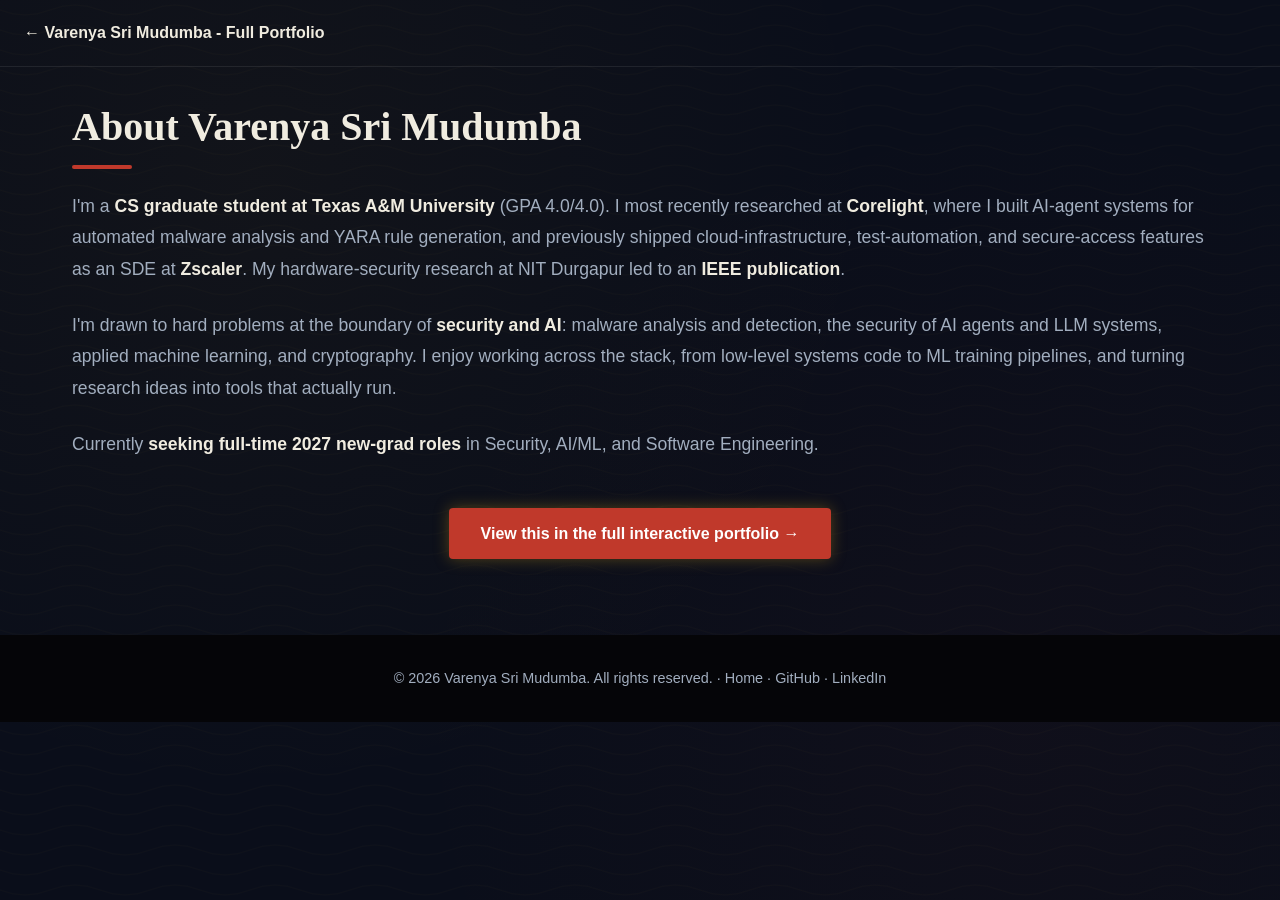
<file: about/index.html>
<!doctype html>
<html lang="en">
	<head>
		<meta charset="UTF-8" />
		<meta name="viewport" content="width=device-width, initial-scale=1.0" />
		<title>About - Varenya Sri Mudumba | CS Graduate Student @ Texas A&M</title>
		<meta name="description" content="About Varenya Sri Mudumba - CS graduate student at Texas A&M University (GPA 4.0/4.0), former Zscaler SDE, working at the boundary of security and systems: post-quantum cryptography, AI threat surfaces, and secure software supply chains." />
		<meta name="keywords" content="Varenya Sri Mudumba, about, Mudumba Sri Varenya, Texas A&M, Zscaler, security engineer, systems, post-quantum cryptography" />
		<meta name="robots" content="index, follow" />
		<link rel="canonical" href="https://varenyasri.com/about/" />
		<meta property="og:title" content="About - Varenya Sri Mudumba" />
		<meta property="og:description" content="CS graduate student at Texas A&M University, former Zscaler SDE. Security, systems, and applied ML." />
		<meta property="og:type" content="website" />
		<meta property="og:url" content="https://varenyasri.com/about/" />
		<meta property="og:image" content="https://varenyasri.com/assets/social_card.png" />
		<link rel="stylesheet" href="/styles.css" />
	</head>
	<body>
		<header style="padding: 1.25rem 1.5rem; border-bottom: 1px solid rgba(255, 255, 255, 0.08)">
			<a href="/" style="text-decoration: none; font-weight: 600">&larr; Varenya Sri Mudumba - Full Portfolio</a>
		</header>
		<main>
			<section class="section">
				<div class="container">
					<h1 class="section-title">About Varenya Sri Mudumba</h1>
					<div class="about-content">
						<p>I'm a <strong>CS graduate student at Texas A&amp;M University</strong> (GPA 4.0/4.0). I most recently researched at <strong>Corelight</strong>, where I built AI-agent systems for automated malware analysis and YARA rule generation, and previously shipped cloud-infrastructure, test-automation, and secure-access features as an SDE at <strong>Zscaler</strong>. My hardware-security research at NIT Durgapur led to an <strong>IEEE publication</strong>.</p>
						<p>I'm drawn to hard problems at the boundary of <strong>security and AI</strong>: malware analysis and detection, the security of AI agents and LLM systems, applied machine learning, and cryptography. I enjoy working across the stack, from low-level systems code to ML training pipelines, and turning research ideas into tools that actually run.</p>
						<p>Currently <strong>seeking full-time 2027 new-grad roles</strong> in Security, AI/ML, and Software Engineering.</p>
					</div>
					<div style="text-align: center; margin: 3rem 0">
						<a class="btn btn-primary" href="/#about">View this in the full interactive portfolio &rarr;</a>
					</div>
				</div>
			</section>
		</main>
		<footer>
			<div class="container">
				<p>&copy; 2026 Varenya Sri Mudumba. All rights reserved. &middot; <a href="/">Home</a> &middot; <a href="https://github.com/srivarenya01" target="_blank" rel="me noopener">GitHub</a> &middot; <a href="https://www.linkedin.com/in/mudumbasrivarenya/" target="_blank" rel="me noopener">LinkedIn</a></p>
			</div>
		</footer>
	</body>
</html>
</file>
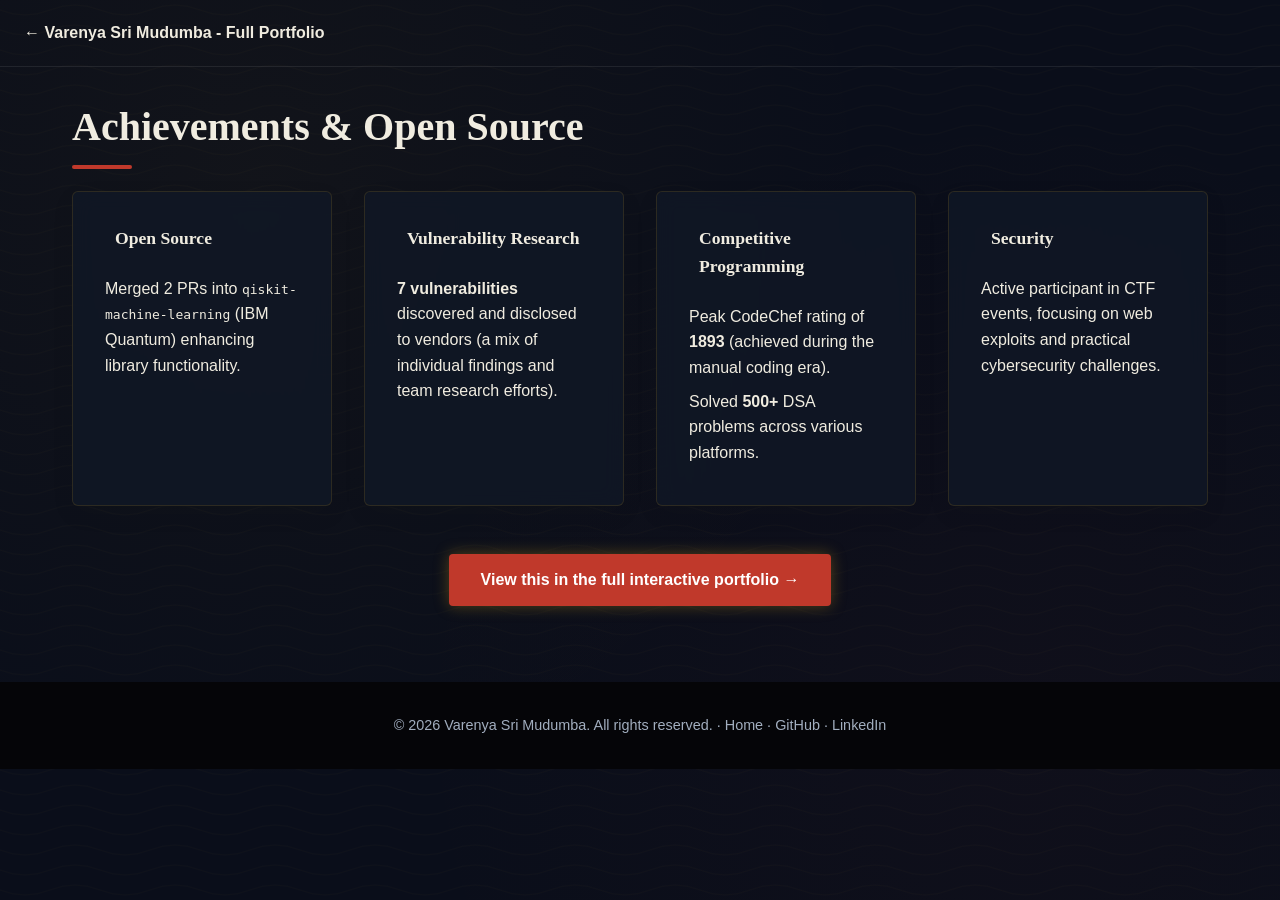
<file: achievements/index.html>
<!doctype html>
<html lang="en">
	<head>
		<meta charset="UTF-8" />
		<meta name="viewport" content="width=device-width, initial-scale=1.0" />
		<title>Achievements &amp; Open Source - Varenya Sri Mudumba</title>
		<meta name="description" content="Achievements of Varenya Sri Mudumba: 7 disclosed vulnerabilities, open-source contributions to IBM's qiskit-machine-learning, peak CodeChef rating 1893 (500+ DSA problems), and active CTF participation." />
		<meta name="keywords" content="Varenya Sri Mudumba achievements, vulnerability research, qiskit-machine-learning, CodeChef 1893, CTF, open source" />
		<meta name="robots" content="index, follow" />
		<link rel="canonical" href="https://varenyasri.com/achievements/" />
		<meta property="og:title" content="Achievements &amp; Open Source - Varenya Sri Mudumba" />
		<meta property="og:description" content="Vulnerability research, open source, competitive programming, and CTF." />
		<meta property="og:type" content="website" />
		<meta property="og:url" content="https://varenyasri.com/achievements/" />
		<meta property="og:image" content="https://varenyasri.com/assets/social_card.png" />
		<link rel="stylesheet" href="/styles.css" />
	</head>
	<body>
		<header style="padding: 1.25rem 1.5rem; border-bottom: 1px solid rgba(255, 255, 255, 0.08)">
			<a href="/" style="text-decoration: none; font-weight: 600">&larr; Varenya Sri Mudumba - Full Portfolio</a>
		</header>
		<main>
			<section class="section">
				<div class="container">
					<h1 class="section-title">Achievements &amp; Open Source</h1>
					<div class="achievements-grid">
						<div class="skill-category">
							<h3><i class="fas fa-code-branch"></i> Open Source</h3>
							<ul><li style="margin-bottom: 0.5rem">Merged 2 PRs into <code>qiskit-machine-learning</code> (IBM Quantum) enhancing library functionality.</li></ul>
						</div>
						<div class="skill-category">
							<h3><i class="fas fa-bug"></i> Vulnerability Research</h3>
							<ul><li style="margin-bottom: 0.5rem"><strong>7 vulnerabilities</strong> discovered and disclosed to vendors (a mix of individual findings and team research efforts).</li></ul>
						</div>
						<div class="skill-category">
							<h3><i class="fas fa-trophy"></i> Competitive Programming</h3>
							<ul><li style="margin-bottom: 0.5rem">Peak CodeChef rating of <strong>1893</strong> (achieved during the manual coding era).</li><li style="margin-bottom: 0.5rem">Solved <strong>500+</strong> DSA problems across various platforms.</li></ul>
						</div>
						<div class="skill-category">
							<h3><i class="fas fa-flag"></i> Security</h3>
							<ul><li style="margin-bottom: 0.5rem">Active participant in CTF events, focusing on web exploits and practical cybersecurity challenges.</li></ul>
						</div>
					</div>
					<div style="text-align: center; margin: 3rem 0">
						<a class="btn btn-primary" href="/#achievements">View this in the full interactive portfolio &rarr;</a>
					</div>
				</div>
			</section>
		</main>
		<footer>
			<div class="container">
				<p>&copy; 2026 Varenya Sri Mudumba. All rights reserved. &middot; <a href="/">Home</a> &middot; <a href="https://github.com/srivarenya01" target="_blank" rel="me noopener">GitHub</a> &middot; <a href="https://www.linkedin.com/in/mudumbasrivarenya/" target="_blank" rel="me noopener">LinkedIn</a></p>
			</div>
		</footer>
	</body>
</html>
</file>
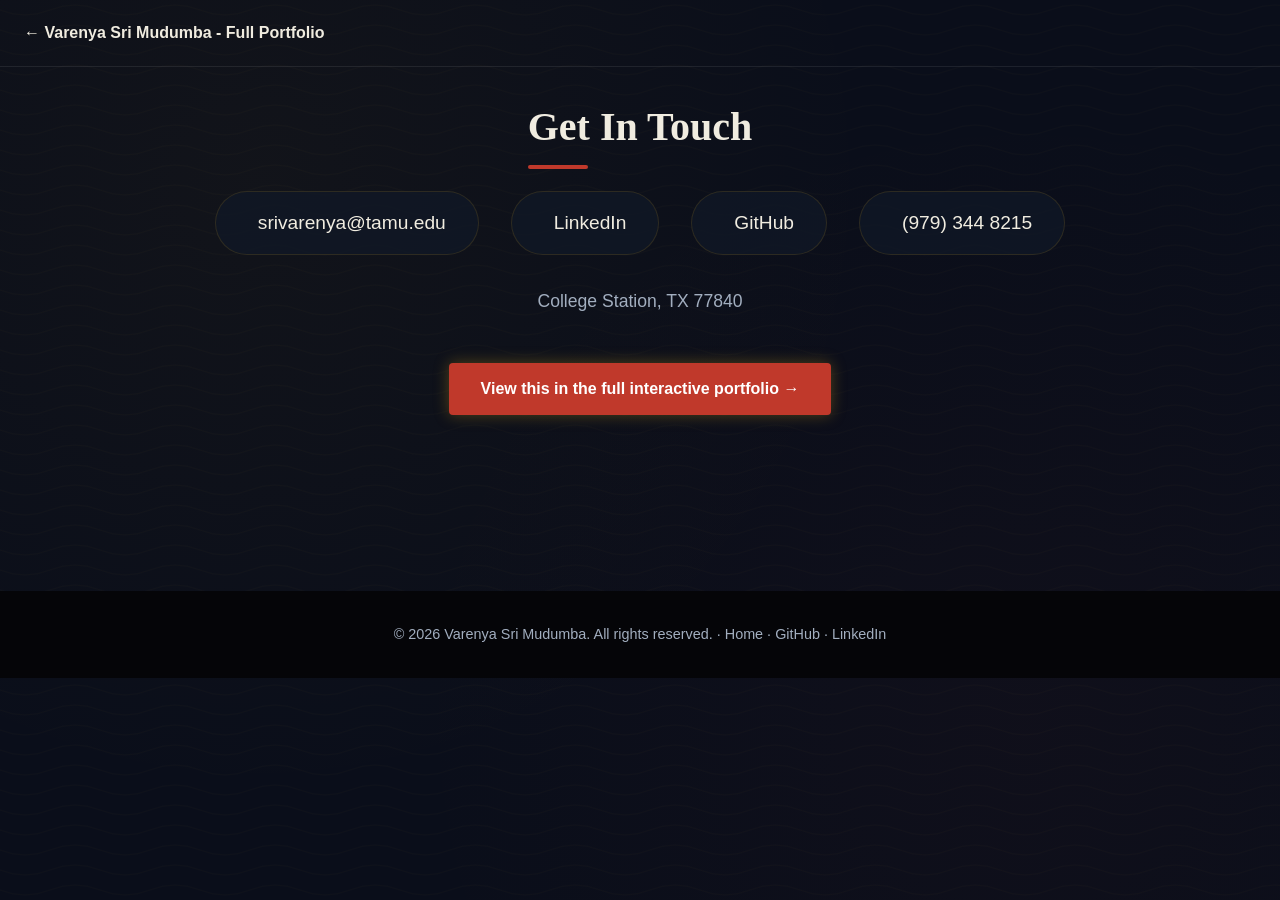
<file: contact/index.html>
<!doctype html>
<html lang="en">
	<head>
		<meta charset="UTF-8" />
		<meta name="viewport" content="width=device-width, initial-scale=1.0" />
		<title>Contact - Varenya Sri Mudumba | Email, LinkedIn, GitHub</title>
		<meta name="description" content="Contact Varenya Sri Mudumba - email srivarenya@tamu.edu, LinkedIn, and GitHub. Based in College Station, TX. Seeking full-time 2027 new-grad roles in Security, AI/ML, and Software Engineering." />
		<meta name="keywords" content="Varenya Sri Mudumba contact, email, LinkedIn, GitHub, College Station TX, 2027 new-grad roles" />
		<meta name="robots" content="index, follow" />
		<link rel="canonical" href="https://varenyasri.com/contact/" />
		<meta property="og:title" content="Contact - Varenya Sri Mudumba" />
		<meta property="og:description" content="Email, LinkedIn, and GitHub. College Station, TX." />
		<meta property="og:type" content="website" />
		<meta property="og:url" content="https://varenyasri.com/contact/" />
		<meta property="og:image" content="https://varenyasri.com/assets/social_card.png" />
		<link rel="stylesheet" href="/styles.css" />
	</head>
	<body>
		<header style="padding: 1.25rem 1.5rem; border-bottom: 1px solid rgba(255, 255, 255, 0.08)">
			<a href="/" style="text-decoration: none; font-weight: 600">&larr; Varenya Sri Mudumba - Full Portfolio</a>
		</header>
		<main>
			<section class="section contact-section">
				<div class="container">
					<h1 class="section-title">Get In Touch</h1>
					<div class="contact-links">
						<a href="mailto:srivarenya@tamu.edu" class="contact-btn"><i class="fas fa-envelope"></i> srivarenya@tamu.edu</a>
						<a href="https://www.linkedin.com/in/mudumbasrivarenya/" target="_blank" rel="noopener" class="contact-btn"><i class="fab fa-linkedin"></i> LinkedIn</a>
						<a href="https://github.com/srivarenya01" target="_blank" rel="noopener" class="contact-btn"><i class="fab fa-github"></i> GitHub</a>
						<a href="tel:+19793448215" class="contact-btn"><i class="fas fa-phone"></i> (979) 344 8215</a>
					</div>
					<p class="location"><i class="fas fa-map-marker-alt"></i> College Station, TX 77840</p>
					<div style="text-align: center; margin: 3rem 0">
						<a class="btn btn-primary" href="/#contact">View this in the full interactive portfolio &rarr;</a>
					</div>
				</div>
			</section>
		</main>
		<footer>
			<div class="container">
				<p>&copy; 2026 Varenya Sri Mudumba. All rights reserved. &middot; <a href="/">Home</a> &middot; <a href="https://github.com/srivarenya01" target="_blank" rel="me noopener">GitHub</a> &middot; <a href="https://www.linkedin.com/in/mudumbasrivarenya/" target="_blank" rel="me noopener">LinkedIn</a></p>
			</div>
		</footer>
	</body>
</html>
</file>
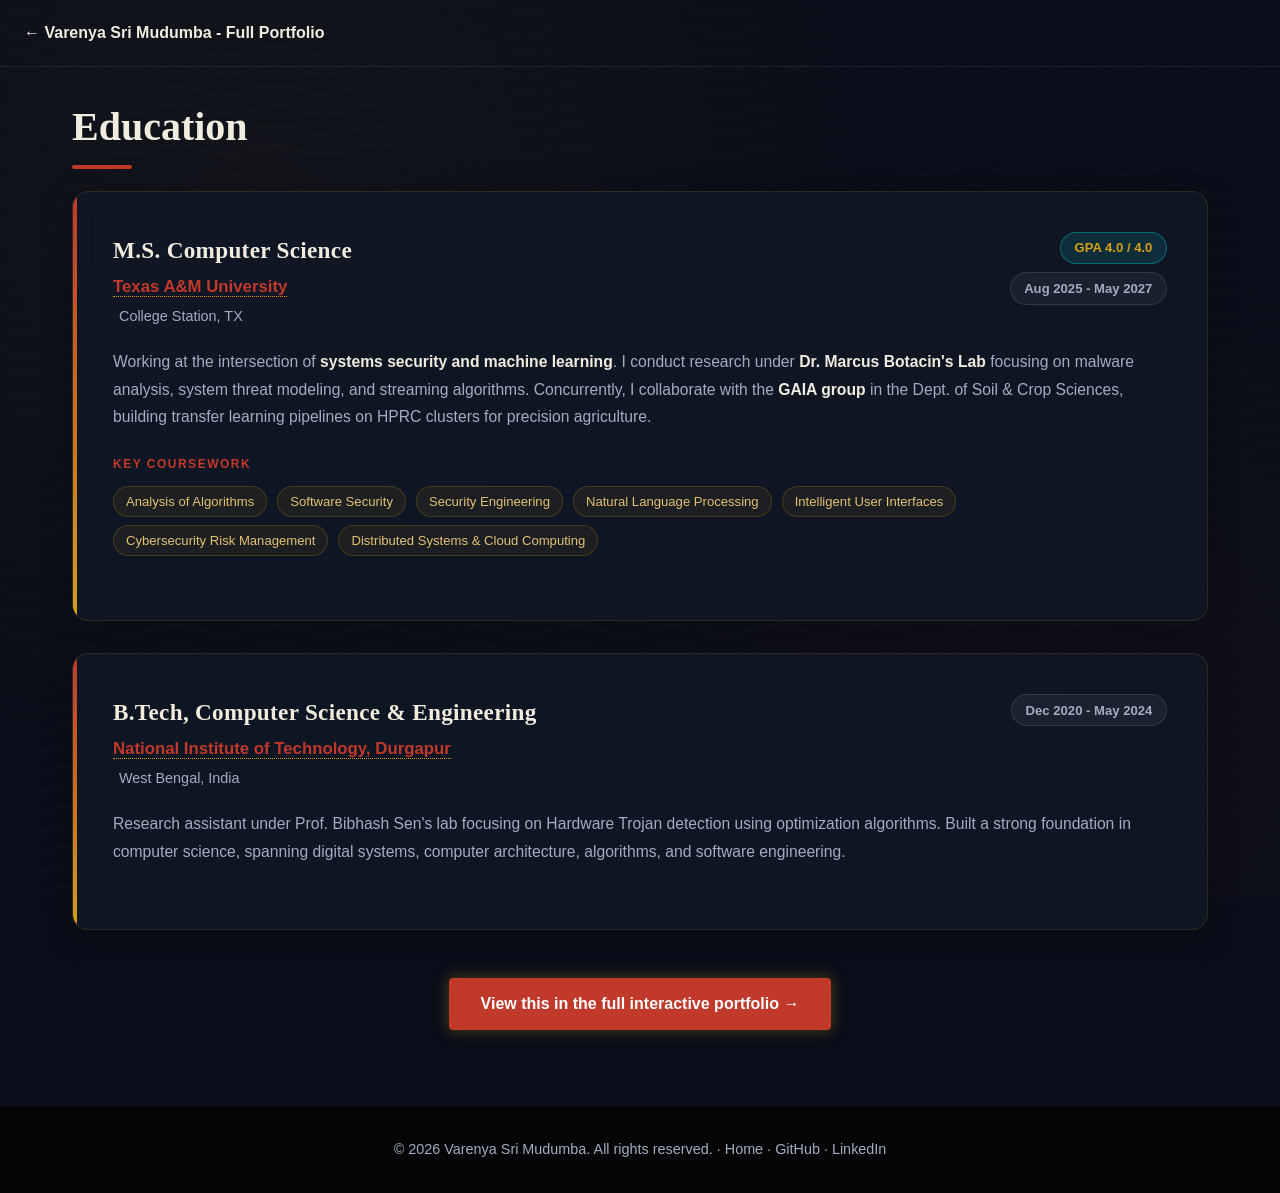
<file: education/index.html>
<!doctype html>
<html lang="en">
	<head>
		<meta charset="UTF-8" />
		<meta name="viewport" content="width=device-width, initial-scale=1.0" />
		<title>Education - Varenya Sri Mudumba | M.S. CS, Texas A&M</title>
		<meta name="description" content="Education of Varenya Sri Mudumba: M.S. in Computer Science at Texas A&M University (GPA 4.0/4.0) and B.Tech in CSE from NIT Durgapur. Research in systems security, malware analysis, and machine learning." />
		<meta name="keywords" content="Varenya Sri Mudumba education, Texas A&M M.S. Computer Science, NIT Durgapur B.Tech CSE, GPA 4.0" />
		<meta name="robots" content="index, follow" />
		<link rel="canonical" href="https://varenyasri.com/education/" />
		<meta property="og:title" content="Education - Varenya Sri Mudumba" />
		<meta property="og:description" content="M.S. CS at Texas A&M (4.0/4.0) and B.Tech CSE at NIT Durgapur." />
		<meta property="og:type" content="website" />
		<meta property="og:url" content="https://varenyasri.com/education/" />
		<meta property="og:image" content="https://varenyasri.com/assets/social_card.png" />
		<link rel="stylesheet" href="/styles.css" />
	</head>
	<body>
		<header style="padding: 1.25rem 1.5rem; border-bottom: 1px solid rgba(255, 255, 255, 0.08)">
			<a href="/" style="text-decoration: none; font-weight: 600">&larr; Varenya Sri Mudumba - Full Portfolio</a>
		</header>
		<main>
			<section class="section">
				<div class="container">
					<h1 class="section-title">Education</h1>
					<div class="edu-cards">
						<div class="edu-card">
							<div class="edu-card-header">
								<div class="edu-card-left">
									<div class="edu-degree">M.S. Computer Science</div>
									<div class="edu-institution"><a href="https://www.tamu.edu" target="_blank" rel="noopener">Texas A&amp;M University</a></div>
									<div class="edu-location"><i class="fas fa-map-marker-alt"></i> College Station, TX</div>
								</div>
								<div class="edu-card-right">
									<div class="edu-badge gpa">GPA 4.0 / 4.0</div>
									<div class="edu-badge dates">Aug 2025 - May 2027</div>
								</div>
							</div>
							<p class="edu-desc">Working at the intersection of <strong>systems security and machine learning</strong>. I conduct research under <strong>Dr. Marcus Botacin's Lab</strong> focusing on malware analysis, system threat modeling, and streaming algorithms. Concurrently, I collaborate with the <strong>GAIA group</strong> in the Dept. of Soil &amp; Crop Sciences, building transfer learning pipelines on HPRC clusters for precision agriculture.</p>
							<div class="edu-section-label">Key Coursework</div>
							<div class="edu-courses">
								<span>Analysis of Algorithms</span>
								<span>Software Security</span>
								<span>Security Engineering</span>
								<span>Natural Language Processing</span>
								<span>Intelligent User Interfaces</span>
								<span>Cybersecurity Risk Management</span>
								<span>Distributed Systems &amp; Cloud Computing</span>
							</div>
						</div>
						<div class="edu-card">
							<div class="edu-card-header">
								<div class="edu-card-left">
									<div class="edu-degree">B.Tech, Computer Science &amp; Engineering</div>
									<div class="edu-institution"><a href="https://nitdgp.ac.in" target="_blank" rel="noopener">National Institute of Technology, Durgapur</a></div>
									<div class="edu-location"><i class="fas fa-map-marker-alt"></i> West Bengal, India</div>
								</div>
								<div class="edu-card-right">
									<div class="edu-badge dates">Dec 2020 - May 2024</div>
								</div>
							</div>
							<p class="edu-desc">Research assistant under Prof. Bibhash Sen's lab focusing on Hardware Trojan detection using optimization algorithms. Built a strong foundation in computer science, spanning digital systems, computer architecture, algorithms, and software engineering.</p>
						</div>
					</div>
					<div style="text-align: center; margin: 3rem 0">
						<a class="btn btn-primary" href="/#education">View this in the full interactive portfolio &rarr;</a>
					</div>
				</div>
			</section>
		</main>
		<footer>
			<div class="container">
				<p>&copy; 2026 Varenya Sri Mudumba. All rights reserved. &middot; <a href="/">Home</a> &middot; <a href="https://github.com/srivarenya01" target="_blank" rel="me noopener">GitHub</a> &middot; <a href="https://www.linkedin.com/in/mudumbasrivarenya/" target="_blank" rel="me noopener">LinkedIn</a></p>
			</div>
		</footer>
	</body>
</html>
</file>
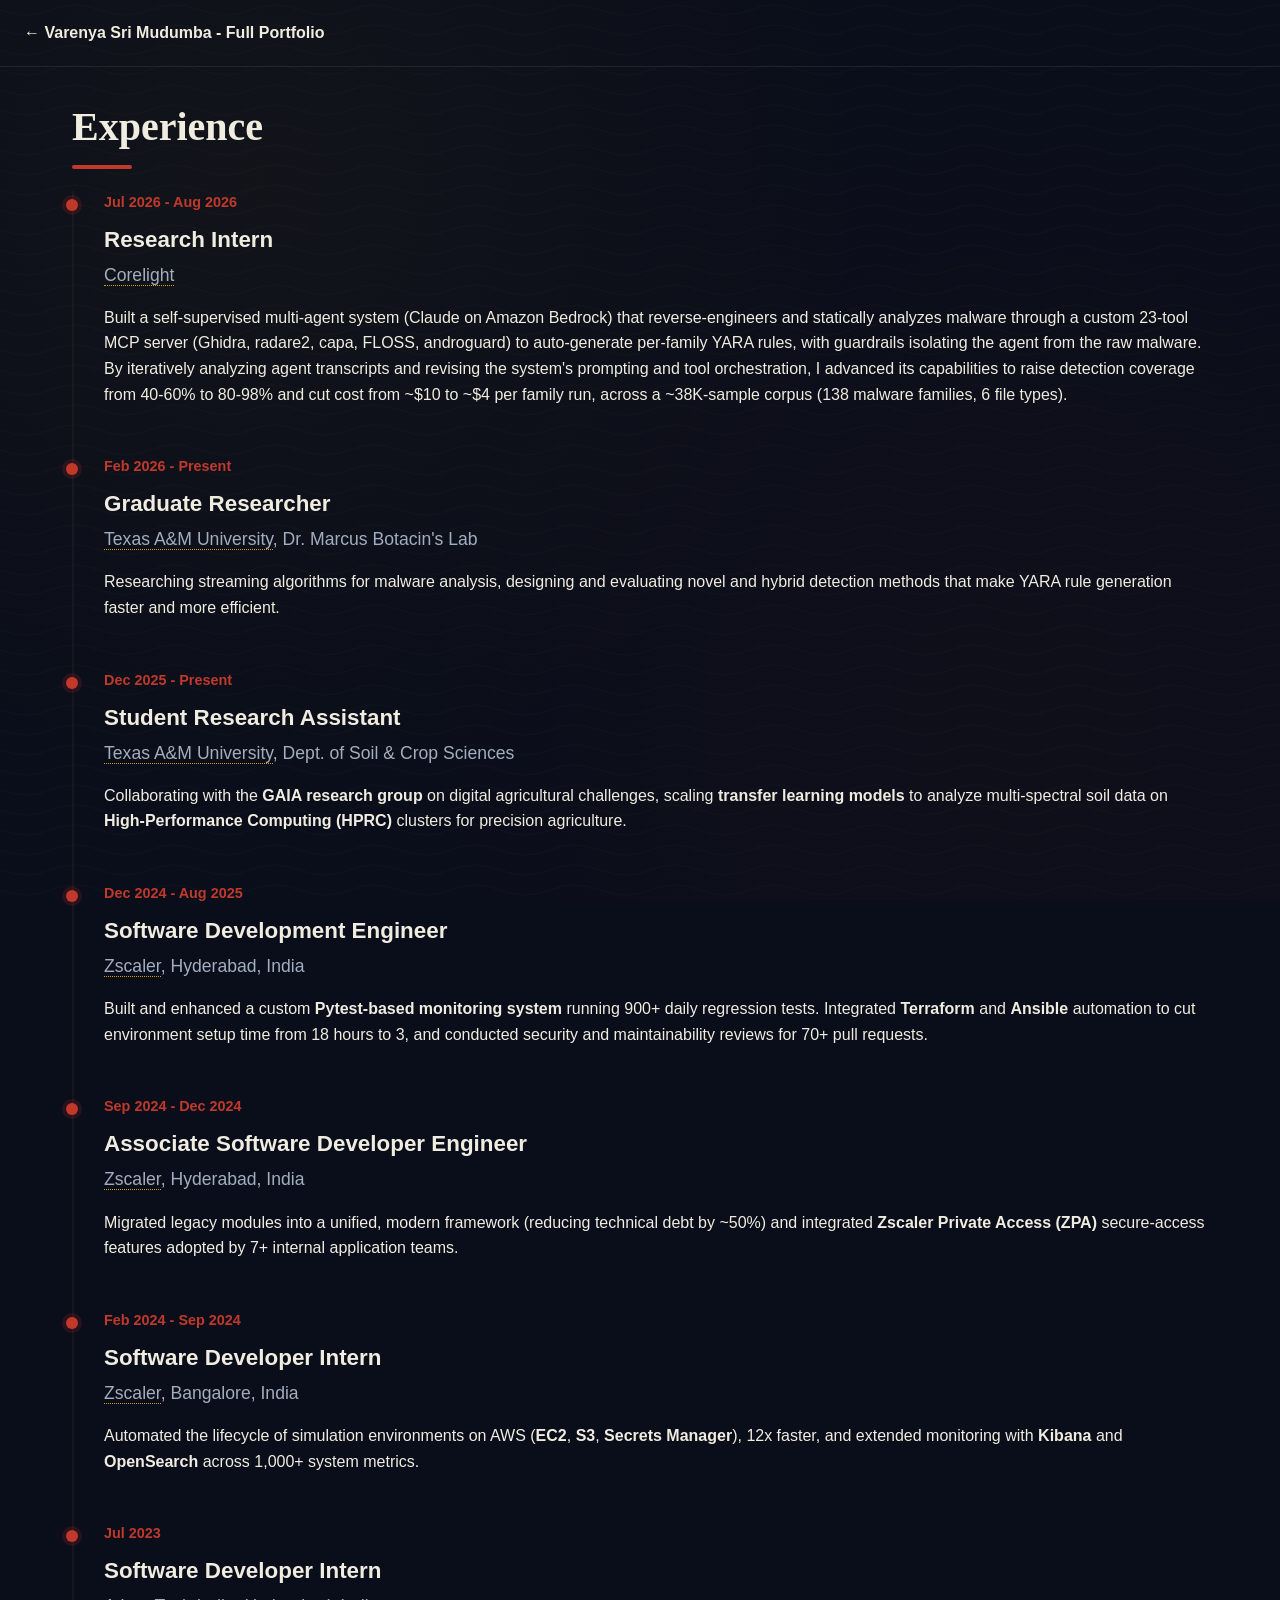
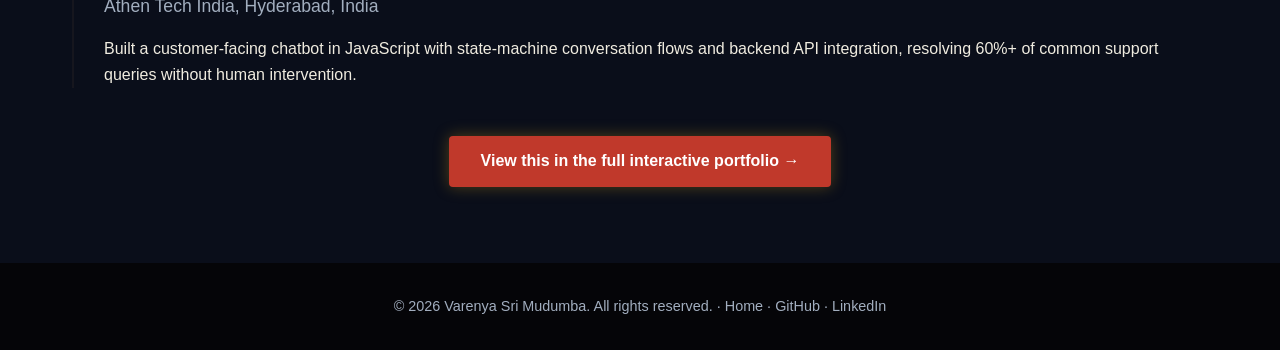
<file: experience/index.html>
<!doctype html>
<html lang="en">
	<head>
		<meta charset="UTF-8" />
		<meta name="viewport" content="width=device-width, initial-scale=1.0" />
		<title>Experience - Varenya Sri Mudumba | Zscaler, Texas A&M Research</title>
		<meta name="description" content="Professional experience of Varenya Sri Mudumba: Research Intern at Corelight (AI-agent malware analysis, YARA generation), Graduate Researcher at Texas A&M (Botacin Lab, GAIA group), and Software Development Engineer at Zscaler." />
		<meta name="keywords" content="Varenya Sri Mudumba experience, Zscaler SDE, Texas A&M graduate researcher, Terraform, Pytest, ZPA, malware analysis" />
		<meta name="robots" content="index, follow" />
		<link rel="canonical" href="https://varenyasri.com/experience/" />
		<meta property="og:title" content="Experience - Varenya Sri Mudumba" />
		<meta property="og:description" content="Graduate Researcher at Texas A&M and Software Development Engineer at Zscaler." />
		<meta property="og:type" content="website" />
		<meta property="og:url" content="https://varenyasri.com/experience/" />
		<meta property="og:image" content="https://varenyasri.com/assets/social_card.png" />
		<link rel="stylesheet" href="/styles.css" />
	</head>
	<body>
		<header style="padding: 1.25rem 1.5rem; border-bottom: 1px solid rgba(255, 255, 255, 0.08)">
			<a href="/" style="text-decoration: none; font-weight: 600">&larr; Varenya Sri Mudumba - Full Portfolio</a>
		</header>
		<main>
			<section class="section">
				<div class="container">
					<h1 class="section-title">Experience</h1>
					<div class="timeline">
						<div class="timeline-item">
							<div class="timeline-date">Jul 2026 - Aug 2026</div>
							<div class="timeline-content">
								<h3>Research Intern</h3>
								<h4><a href="https://corelight.com" target="_blank" rel="noopener">Corelight</a></h4>
								<p>Built a self-supervised multi-agent system (Claude on Amazon Bedrock) that reverse-engineers and statically analyzes malware through a custom 23-tool MCP server (Ghidra, radare2, capa, FLOSS, androguard) to auto-generate per-family YARA rules, with guardrails isolating the agent from the raw malware. By iteratively analyzing agent transcripts and revising the system's prompting and tool orchestration, I advanced its capabilities to raise detection coverage from 40-60% to 80-98% and cut cost from ~$10 to ~$4 per family run, across a ~38K-sample corpus (138 malware families, 6 file types).</p>
							</div>
						</div>
						<div class="timeline-item">
							<div class="timeline-date">Feb 2026 - Present</div>
							<div class="timeline-content">
								<h3>Graduate Researcher</h3>
								<h4><a href="https://www.tamu.edu" target="_blank" rel="noopener">Texas A&amp;M University</a>, Dr. Marcus Botacin's Lab</h4>
								<p>Researching streaming algorithms for malware analysis, designing and evaluating novel and hybrid detection methods that make YARA rule generation faster and more efficient.</p>
							</div>
						</div>
						<div class="timeline-item">
							<div class="timeline-date">Dec 2025 - Present</div>
							<div class="timeline-content">
								<h3>Student Research Assistant</h3>
								<h4><a href="https://www.tamu.edu" target="_blank" rel="noopener">Texas A&amp;M University</a>, Dept. of Soil &amp; Crop Sciences</h4>
								<p>Collaborating with the <strong>GAIA research group</strong> on digital agricultural challenges, scaling <strong>transfer learning models</strong> to analyze multi-spectral soil data on <strong>High-Performance Computing (HPRC)</strong> clusters for precision agriculture.</p>
							</div>
						</div>
						<div class="timeline-item">
							<div class="timeline-date">Dec 2024 - Aug 2025</div>
							<div class="timeline-content">
								<h3>Software Development Engineer</h3>
								<h4><a href="https://www.zscaler.com" target="_blank" rel="noopener">Zscaler</a>, Hyderabad, India</h4>
								<p>Built and enhanced a custom <strong>Pytest-based monitoring system</strong> running 900+ daily regression tests. Integrated <strong>Terraform</strong> and <strong>Ansible</strong> automation to cut environment setup time from 18 hours to 3, and conducted security and maintainability reviews for 70+ pull requests.</p>
							</div>
						</div>
						<div class="timeline-item">
							<div class="timeline-date">Sep 2024 - Dec 2024</div>
							<div class="timeline-content">
								<h3>Associate Software Developer Engineer</h3>
								<h4><a href="https://www.zscaler.com" target="_blank" rel="noopener">Zscaler</a>, Hyderabad, India</h4>
								<p>Migrated legacy modules into a unified, modern framework (reducing technical debt by ~50%) and integrated <strong>Zscaler Private Access (ZPA)</strong> secure-access features adopted by 7+ internal application teams.</p>
							</div>
						</div>
						<div class="timeline-item">
							<div class="timeline-date">Feb 2024 - Sep 2024</div>
							<div class="timeline-content">
								<h3>Software Developer Intern</h3>
								<h4><a href="https://www.zscaler.com" target="_blank" rel="noopener">Zscaler</a>, Bangalore, India</h4>
								<p>Automated the lifecycle of simulation environments on AWS (<strong>EC2</strong>, <strong>S3</strong>, <strong>Secrets Manager</strong>), 12x faster, and extended monitoring with <strong>Kibana</strong> and <strong>OpenSearch</strong> across 1,000+ system metrics.</p>
							</div>
						</div>
						<div class="timeline-item">
							<div class="timeline-date">Jul 2023</div>
							<div class="timeline-content">
								<h3>Software Developer Intern</h3>
								<h4>Athen Tech India, Hyderabad, India</h4>
								<p>Built a customer-facing chatbot in JavaScript with state-machine conversation flows and backend API integration, resolving 60%+ of common support queries without human intervention.</p>
							</div>
						</div>
					</div>
					<div style="text-align: center; margin: 3rem 0">
						<a class="btn btn-primary" href="/#experience">View this in the full interactive portfolio &rarr;</a>
					</div>
				</div>
			</section>
		</main>
		<footer>
			<div class="container">
				<p>&copy; 2026 Varenya Sri Mudumba. All rights reserved. &middot; <a href="/">Home</a> &middot; <a href="https://github.com/srivarenya01" target="_blank" rel="me noopener">GitHub</a> &middot; <a href="https://www.linkedin.com/in/mudumbasrivarenya/" target="_blank" rel="me noopener">LinkedIn</a></p>
			</div>
		</footer>
	</body>
</html>
</file>
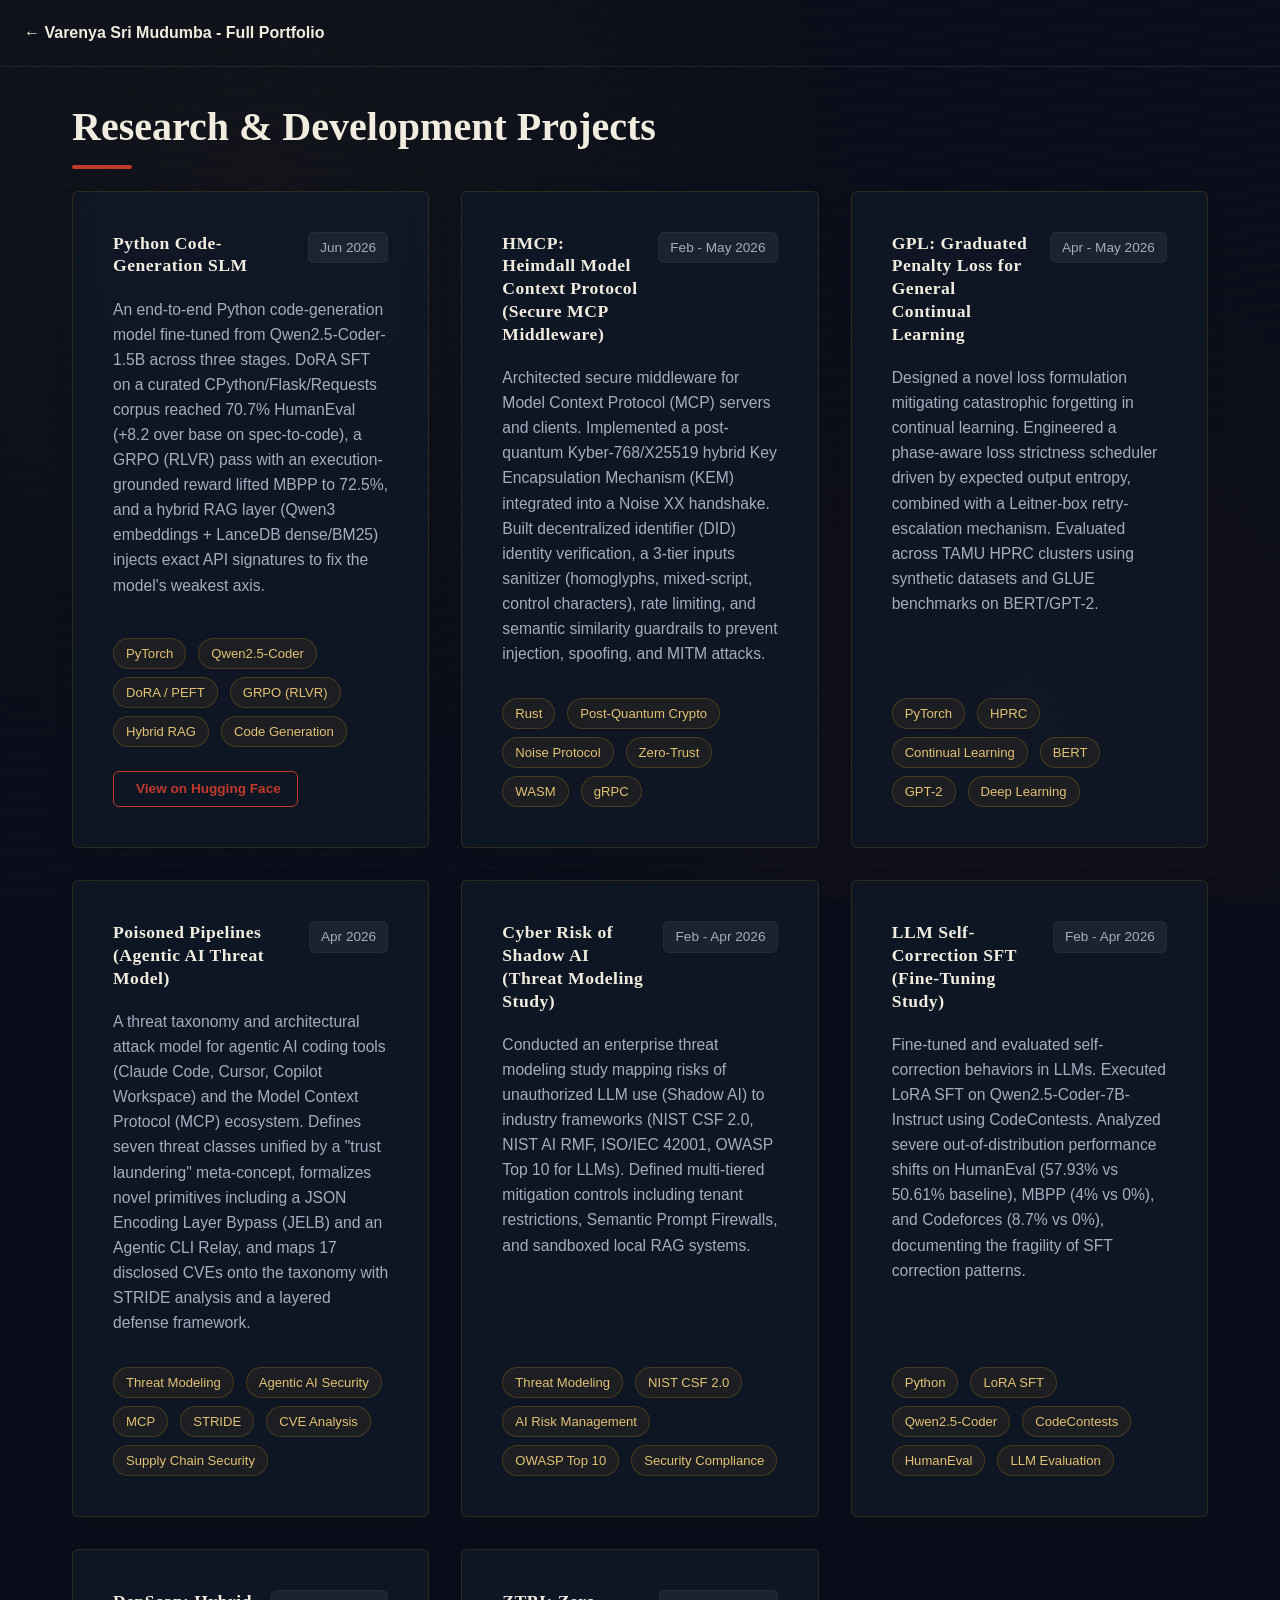
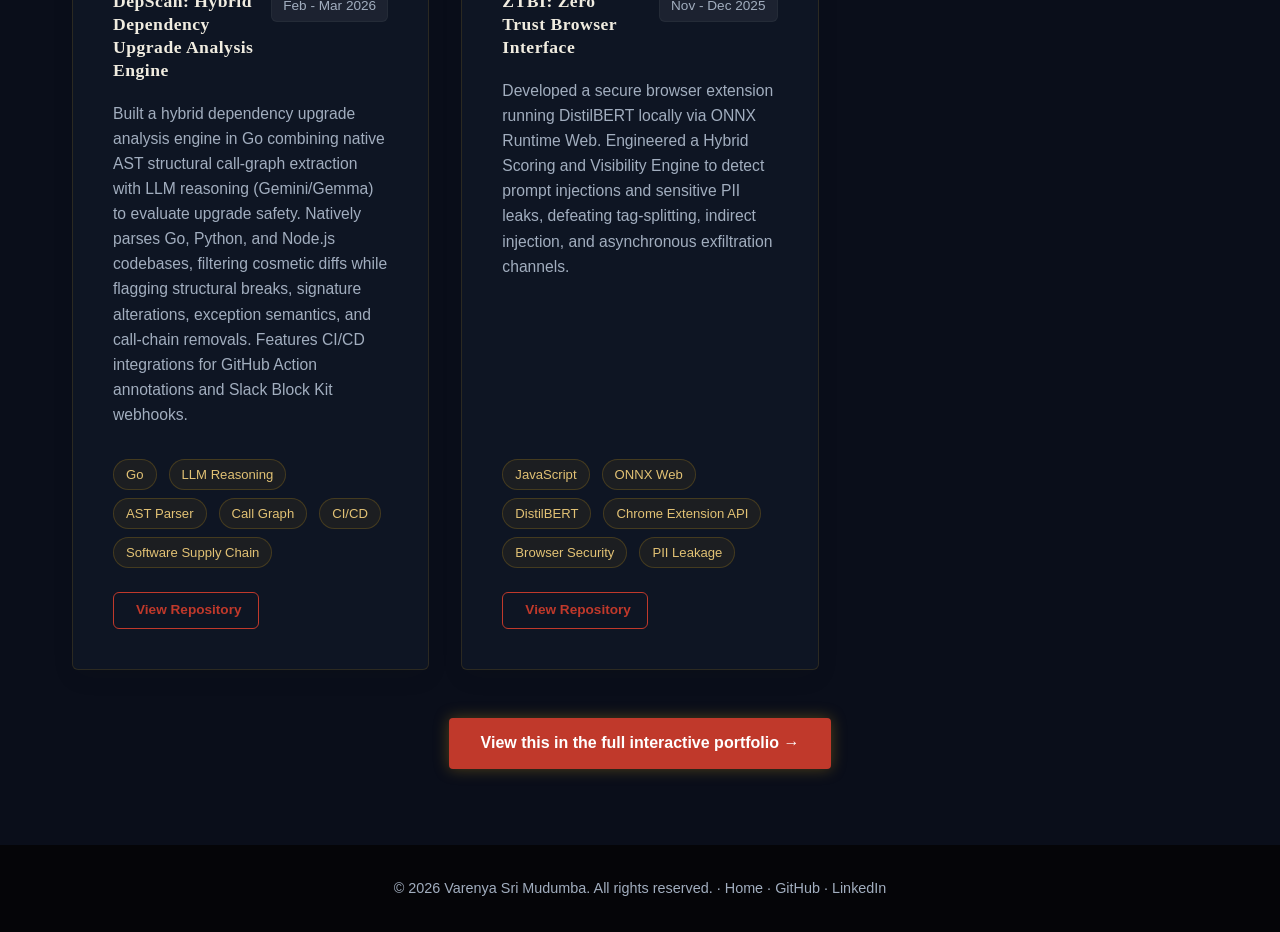
<file: projects/index.html>
<!doctype html>
<html lang="en">
	<head>
		<meta charset="UTF-8" />
		<meta name="viewport" content="width=device-width, initial-scale=1.0" />
		<title>Projects - Varenya Sri Mudumba | HMCP, DepScan, ZTBI, GPL</title>
		<meta name="description" content="Security, systems, and AI projects by Varenya Sri Mudumba: HMCP post-quantum MCP middleware, DepScan dependency-upgrade analysis engine, ZTBI zero-trust browser interface, GPL continual-learning loss, and LLM self-correction studies." />
		<meta name="keywords" content="Varenya Sri Mudumba projects, HMCP, DepScan, ZTBI, GPL continual learning, post-quantum cryptography, MCP security, prompt injection" />
		<meta name="robots" content="index, follow" />
		<link rel="canonical" href="https://varenyasri.com/projects/" />
		<meta property="og:title" content="Projects - Varenya Sri Mudumba" />
		<meta property="og:description" content="HMCP, DepScan, ZTBI, GPL, and LLM security/ML research projects." />
		<meta property="og:type" content="website" />
		<meta property="og:url" content="https://varenyasri.com/projects/" />
		<meta property="og:image" content="https://varenyasri.com/assets/social_card.png" />
		<link rel="stylesheet" href="/styles.css" />
	</head>
	<body>
		<header style="padding: 1.25rem 1.5rem; border-bottom: 1px solid rgba(255, 255, 255, 0.08)">
			<a href="/" style="text-decoration: none; font-weight: 600">&larr; Varenya Sri Mudumba - Full Portfolio</a>
		</header>
		<main>
			<section class="section">
				<div class="container">
					<h1 class="section-title">Research &amp; Development Projects</h1>
					<div class="projects-grid">
						<div class="project-card">
							<div class="project-header"><h3>Python Code-Generation SLM</h3><span class="project-date">Jun 2026</span></div>
							<p>An end-to-end Python code-generation model fine-tuned from Qwen2.5-Coder-1.5B across three stages. DoRA SFT on a curated CPython/Flask/Requests corpus reached 70.7% HumanEval (+8.2 over base on spec-to-code), a GRPO (RLVR) pass with an execution-grounded reward lifted MBPP to 72.5%, and a hybrid RAG layer (Qwen3 embeddings + LanceDB dense/BM25) injects exact API signatures to fix the model's weakest axis.</p>
							<div class="project-tags"><span>PyTorch</span><span>Qwen2.5-Coder</span><span>DoRA / PEFT</span><span>GRPO (RLVR)</span><span>Hybrid RAG</span><span>Code Generation</span></div>
							<div class="project-card-footer"><a href="https://huggingface.co/srivarenya/MoM-python-slm-grpo" target="_blank" rel="noopener" class="project-link-btn"><i class="fas fa-cube"></i> View on Hugging Face</a></div>
						</div>
						<div class="project-card">
							<div class="project-header"><h3>HMCP: Heimdall Model Context Protocol (Secure MCP Middleware)</h3><span class="project-date">Feb - May 2026</span></div>
							<p>Architected secure middleware for Model Context Protocol (MCP) servers and clients. Implemented a post-quantum Kyber-768/X25519 hybrid Key Encapsulation Mechanism (KEM) integrated into a Noise XX handshake. Built decentralized identifier (DID) identity verification, a 3-tier inputs sanitizer (homoglyphs, mixed-script, control characters), rate limiting, and semantic similarity guardrails to prevent injection, spoofing, and MITM attacks.</p>
							<div class="project-tags"><span>Rust</span><span>Post-Quantum Crypto</span><span>Noise Protocol</span><span>Zero-Trust</span><span>WASM</span><span>gRPC</span></div>
						</div>
						<div class="project-card">
							<div class="project-header"><h3>GPL: Graduated Penalty Loss for General Continual Learning</h3><span class="project-date">Apr - May 2026</span></div>
							<p>Designed a novel loss formulation mitigating catastrophic forgetting in continual learning. Engineered a phase-aware loss strictness scheduler driven by expected output entropy, combined with a Leitner-box retry-escalation mechanism. Evaluated across TAMU HPRC clusters using synthetic datasets and GLUE benchmarks on BERT/GPT-2.</p>
							<div class="project-tags"><span>PyTorch</span><span>HPRC</span><span>Continual Learning</span><span>BERT</span><span>GPT-2</span><span>Deep Learning</span></div>
						</div>
						<div class="project-card">
							<div class="project-header"><h3>Poisoned Pipelines (Agentic AI Threat Model)</h3><span class="project-date">Apr 2026</span></div>
							<p>A threat taxonomy and architectural attack model for agentic AI coding tools (Claude Code, Cursor, Copilot Workspace) and the Model Context Protocol (MCP) ecosystem. Defines seven threat classes unified by a "trust laundering" meta-concept, formalizes novel primitives including a JSON Encoding Layer Bypass (JELB) and an Agentic CLI Relay, and maps 17 disclosed CVEs onto the taxonomy with STRIDE analysis and a layered defense framework.</p>
							<div class="project-tags"><span>Threat Modeling</span><span>Agentic AI Security</span><span>MCP</span><span>STRIDE</span><span>CVE Analysis</span><span>Supply Chain Security</span></div>
						</div>
						<div class="project-card">
							<div class="project-header"><h3>Cyber Risk of Shadow AI (Threat Modeling Study)</h3><span class="project-date">Feb - Apr 2026</span></div>
							<p>Conducted an enterprise threat modeling study mapping risks of unauthorized LLM use (Shadow AI) to industry frameworks (NIST CSF 2.0, NIST AI RMF, ISO/IEC 42001, OWASP Top 10 for LLMs). Defined multi-tiered mitigation controls including tenant restrictions, Semantic Prompt Firewalls, and sandboxed local RAG systems.</p>
							<div class="project-tags"><span>Threat Modeling</span><span>NIST CSF 2.0</span><span>AI Risk Management</span><span>OWASP Top 10</span><span>Security Compliance</span></div>
						</div>
						<div class="project-card">
							<div class="project-header"><h3>LLM Self-Correction SFT (Fine-Tuning Study)</h3><span class="project-date">Feb - Apr 2026</span></div>
							<p>Fine-tuned and evaluated self-correction behaviors in LLMs. Executed LoRA SFT on Qwen2.5-Coder-7B-Instruct using CodeContests. Analyzed severe out-of-distribution performance shifts on HumanEval (57.93% vs 50.61% baseline), MBPP (4% vs 0%), and Codeforces (8.7% vs 0%), documenting the fragility of SFT correction patterns.</p>
							<div class="project-tags"><span>Python</span><span>LoRA SFT</span><span>Qwen2.5-Coder</span><span>CodeContests</span><span>HumanEval</span><span>LLM Evaluation</span></div>
						</div>
						<div class="project-card">
							<div class="project-header"><h3>DepScan: Hybrid Dependency Upgrade Analysis Engine</h3><span class="project-date">Feb - Mar 2026</span></div>
							<p>Built a hybrid dependency upgrade analysis engine in Go combining native AST structural call-graph extraction with LLM reasoning (Gemini/Gemma) to evaluate upgrade safety. Natively parses Go, Python, and Node.js codebases, filtering cosmetic diffs while flagging structural breaks, signature alterations, exception semantics, and call-chain removals. Features CI/CD integrations for GitHub Action annotations and Slack Block Kit webhooks.</p>
							<div class="project-tags"><span>Go</span><span>LLM Reasoning</span><span>AST Parser</span><span>Call Graph</span><span>CI/CD</span><span>Software Supply Chain</span></div>
							<div class="project-card-footer"><a href="https://github.com/srivarenya01/depscan" target="_blank" rel="noopener" class="project-link-btn"><i class="fab fa-github"></i> View Repository</a></div>
						</div>
						<div class="project-card">
							<div class="project-header"><h3>ZTBI: Zero Trust Browser Interface</h3><span class="project-date">Nov - Dec 2025</span></div>
							<p>Developed a secure browser extension running DistilBERT locally via ONNX Runtime Web. Engineered a Hybrid Scoring and Visibility Engine to detect prompt injections and sensitive PII leaks, defeating tag-splitting, indirect injection, and asynchronous exfiltration channels.</p>
							<div class="project-tags"><span>JavaScript</span><span>ONNX Web</span><span>DistilBERT</span><span>Chrome Extension API</span><span>Browser Security</span><span>PII Leakage</span></div>
							<div class="project-card-footer"><a href="https://github.com/srivarenya01/ztbi" target="_blank" rel="noopener" class="project-link-btn"><i class="fab fa-github"></i> View Repository</a></div>
						</div>
					</div>
					<div style="text-align: center; margin: 3rem 0">
						<a class="btn btn-primary" href="/#projects">View this in the full interactive portfolio &rarr;</a>
					</div>
				</div>
			</section>
		</main>
		<footer>
			<div class="container">
				<p>&copy; 2026 Varenya Sri Mudumba. All rights reserved. &middot; <a href="/">Home</a> &middot; <a href="https://github.com/srivarenya01" target="_blank" rel="me noopener">GitHub</a> &middot; <a href="https://www.linkedin.com/in/mudumbasrivarenya/" target="_blank" rel="me noopener">LinkedIn</a></p>
			</div>
		</footer>
	</body>
</html>
</file>
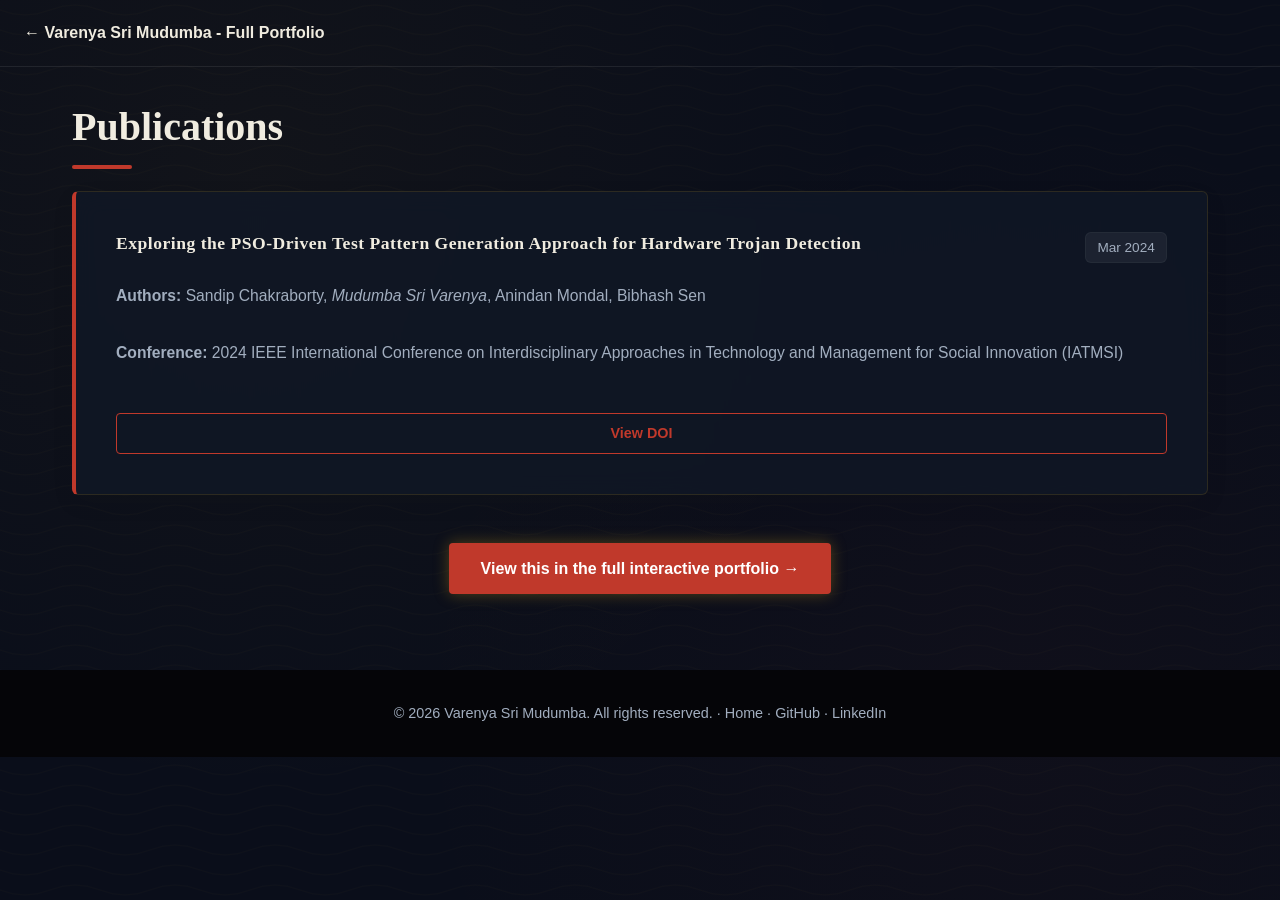
<file: publications/index.html>
<!doctype html>
<html lang="en">
	<head>
		<meta charset="UTF-8" />
		<meta name="viewport" content="width=device-width, initial-scale=1.0" />
		<title>Publications - Varenya Sri Mudumba | IEEE Hardware Trojan Detection</title>
		<meta name="description" content="Publications by Varenya Sri Mudumba (Mudumba Sri Varenya): 'Exploring the PSO-Driven Test Pattern Generation Approach for Hardware Trojan Detection', 2024 IEEE IATMSI. DOI 10.1109/IATMSI60426.2024.10502952." />
		<meta name="keywords" content="Varenya Sri Mudumba publications, Mudumba Sri Varenya IEEE, hardware trojan detection, PSO test pattern generation, IATMSI 2024" />
		<meta name="robots" content="index, follow" />
		<link rel="canonical" href="https://varenyasri.com/publications/" />
		<meta property="og:title" content="Publications - Varenya Sri Mudumba" />
		<meta property="og:description" content="IEEE IATMSI 2024 - PSO-driven test pattern generation for hardware trojan detection." />
		<meta property="og:type" content="website" />
		<meta property="og:url" content="https://varenyasri.com/publications/" />
		<meta property="og:image" content="https://varenyasri.com/assets/social_card.png" />
		<link rel="stylesheet" href="/styles.css" />
		<script type="application/ld+json">
			{
				"@context": "https://schema.org",
				"@type": "ScholarlyArticle",
				"name": "Exploring the PSO-Driven Test Pattern Generation Approach for Hardware Trojan Detection",
				"author": [
					{ "@type": "Person", "name": "Sandip Chakraborty" },
					{ "@type": "Person", "name": "Mudumba Sri Varenya", "sameAs": "https://varenyasri.com/" },
					{ "@type": "Person", "name": "Anindan Mondal" },
					{ "@type": "Person", "name": "Bibhash Sen" }
				],
				"datePublished": "2024-03",
				"isPartOf": { "@type": "PublicationEvent", "name": "2024 IEEE International Conference on Interdisciplinary Approaches in Technology and Management for Social Innovation (IATMSI)" },
				"identifier": "https://doi.org/10.1109/IATMSI60426.2024.10502952",
				"url": "https://doi.org/10.1109/IATMSI60426.2024.10502952"
			}
		</script>
	</head>
	<body>
		<header style="padding: 1.25rem 1.5rem; border-bottom: 1px solid rgba(255, 255, 255, 0.08)">
			<a href="/" style="text-decoration: none; font-weight: 600">&larr; Varenya Sri Mudumba - Full Portfolio</a>
		</header>
		<main>
			<section class="section">
				<div class="container">
					<h1 class="section-title">Publications</h1>
					<div class="project-card" style="border-left: 4px solid var(--accent-color)">
						<div class="project-header">
							<h3>Exploring the PSO-Driven Test Pattern Generation Approach for Hardware Trojan Detection</h3>
							<span class="project-date">Mar 2024</span>
						</div>
						<p><strong>Authors:</strong> Sandip Chakraborty, <em>Mudumba Sri Varenya</em>, Anindan Mondal, Bibhash Sen</p>
						<p><strong>Conference:</strong> 2024 IEEE International Conference on Interdisciplinary Approaches in Technology and Management for Social Innovation (IATMSI)</p>
						<a href="https://doi.org/10.1109/IATMSI60426.2024.10502952" target="_blank" rel="noopener" class="btn btn-secondary" style="margin-top: 1rem; padding: 0.5rem 1rem; font-size: 0.9rem">View DOI</a>
					</div>
					<div style="text-align: center; margin: 3rem 0">
						<a class="btn btn-primary" href="/#publications">View this in the full interactive portfolio &rarr;</a>
					</div>
				</div>
			</section>
		</main>
		<footer>
			<div class="container">
				<p>&copy; 2026 Varenya Sri Mudumba. All rights reserved. &middot; <a href="/">Home</a> &middot; <a href="https://github.com/srivarenya01" target="_blank" rel="me noopener">GitHub</a> &middot; <a href="https://www.linkedin.com/in/mudumbasrivarenya/" target="_blank" rel="me noopener">LinkedIn</a></p>
			</div>
		</footer>
	</body>
</html>
</file>
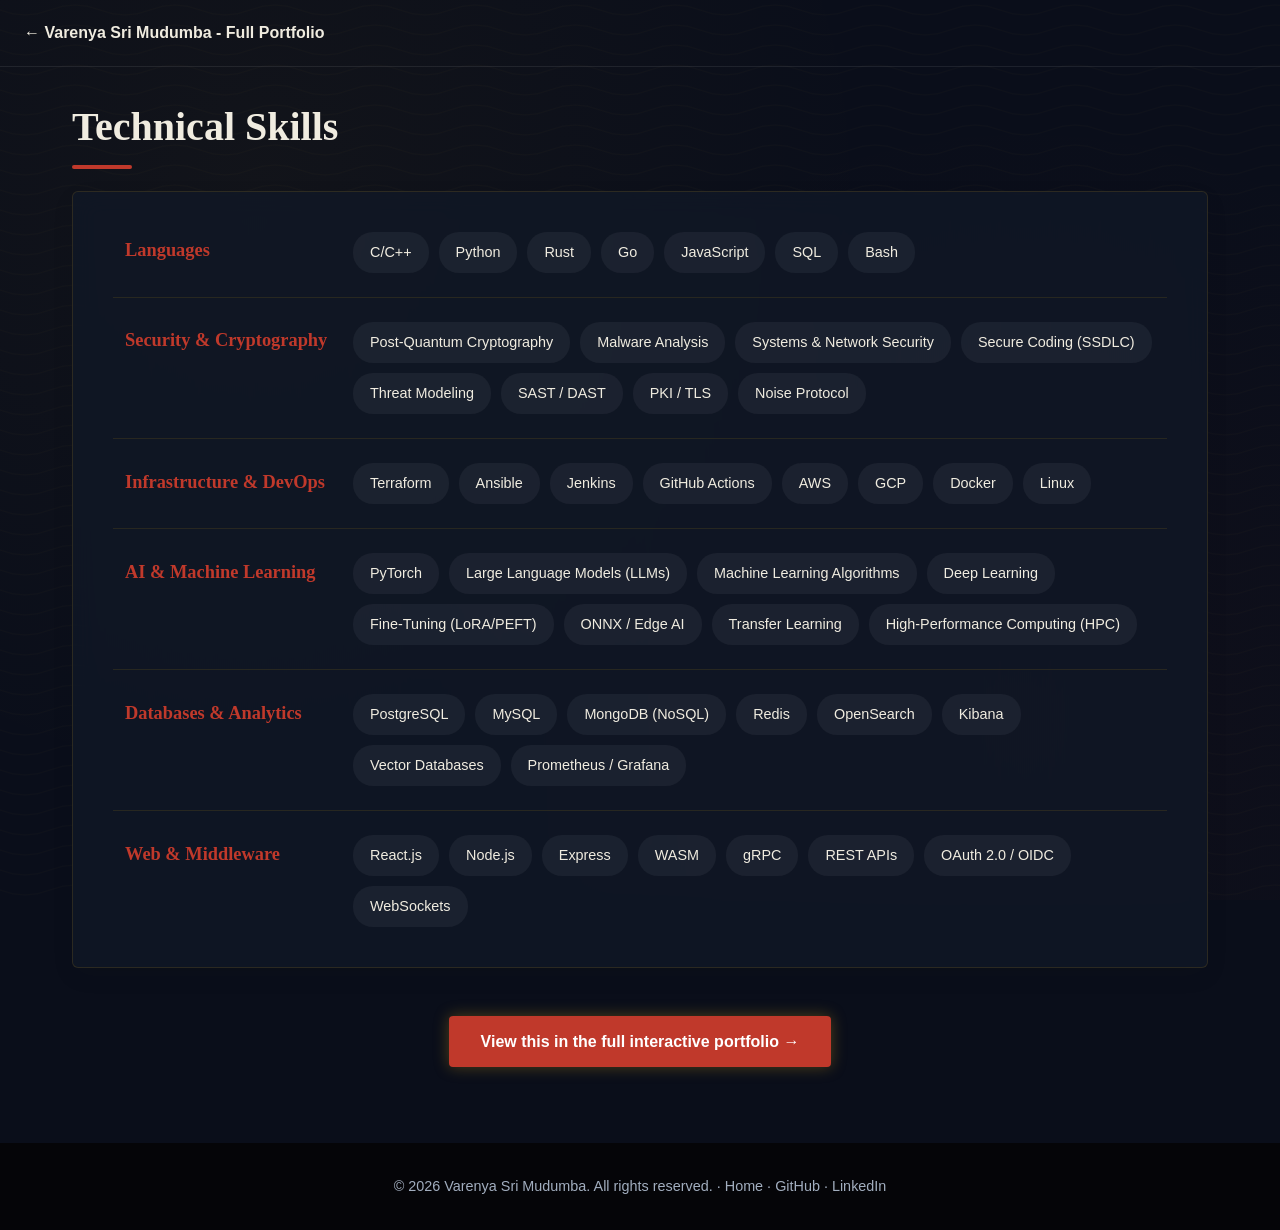
<file: skills/index.html>
<!doctype html>
<html lang="en">
	<head>
		<meta charset="UTF-8" />
		<meta name="viewport" content="width=device-width, initial-scale=1.0" />
		<title>Technical Skills - Varenya Sri Mudumba</title>
		<meta name="description" content="Technical skills of Varenya Sri Mudumba: C/C++, Python, Rust, Go; post-quantum cryptography, malware analysis, threat modeling; Terraform, Ansible, AWS, GCP, Docker; PyTorch, LLMs, LoRA/PEFT, HPC." />
		<meta name="keywords" content="Varenya Sri Mudumba skills, Rust, Go, Python, post-quantum cryptography, malware analysis, Terraform, PyTorch, LLM, security engineer" />
		<meta name="robots" content="index, follow" />
		<link rel="canonical" href="https://varenyasri.com/skills/" />
		<meta property="og:title" content="Technical Skills - Varenya Sri Mudumba" />
		<meta property="og:description" content="Languages, security & cryptography, infrastructure, AI/ML, databases, and web stacks." />
		<meta property="og:type" content="website" />
		<meta property="og:url" content="https://varenyasri.com/skills/" />
		<meta property="og:image" content="https://varenyasri.com/assets/social_card.png" />
		<link rel="stylesheet" href="/styles.css" />
	</head>
	<body>
		<header style="padding: 1.25rem 1.5rem; border-bottom: 1px solid rgba(255, 255, 255, 0.08)">
			<a href="/" style="text-decoration: none; font-weight: 600">&larr; Varenya Sri Mudumba - Full Portfolio</a>
		</header>
		<main>
			<section class="section">
				<div class="container">
					<h1 class="section-title">Technical Skills</h1>
					<div class="skills-list">
						<div class="skills-row">
							<div class="skills-category-info"><i class="fas fa-scroll"></i> Languages</div>
							<div class="skill-tags"><span>C/C++</span><span>Python</span><span>Rust</span><span>Go</span><span>JavaScript</span><span>SQL</span><span>Bash</span></div>
						</div>
						<div class="skills-row">
							<div class="skills-category-info"><i class="fas fa-key"></i> Security &amp; Cryptography</div>
							<div class="skill-tags"><span>Post-Quantum Cryptography</span><span>Malware Analysis</span><span>Systems &amp; Network Security</span><span>Secure Coding (SSDLC)</span><span>Threat Modeling</span><span>SAST / DAST</span><span>PKI / TLS</span><span>Noise Protocol</span></div>
						</div>
						<div class="skills-row">
							<div class="skills-category-info"><i class="fas fa-anchor"></i> Infrastructure &amp; DevOps</div>
							<div class="skill-tags"><span>Terraform</span><span>Ansible</span><span>Jenkins</span><span>GitHub Actions</span><span>AWS</span><span>GCP</span><span>Docker</span><span>Linux</span></div>
						</div>
						<div class="skills-row">
							<div class="skills-category-info"><i class="fas fa-brain"></i> AI &amp; Machine Learning</div>
							<div class="skill-tags"><span>PyTorch</span><span>Large Language Models (LLMs)</span><span>Machine Learning Algorithms</span><span>Deep Learning</span><span>Fine-Tuning (LoRA/PEFT)</span><span>ONNX / Edge AI</span><span>Transfer Learning</span><span>High-Performance Computing (HPC)</span></div>
						</div>
						<div class="skills-row">
							<div class="skills-category-info"><i class="fas fa-compass"></i> Databases &amp; Analytics</div>
							<div class="skill-tags"><span>PostgreSQL</span><span>MySQL</span><span>MongoDB (NoSQL)</span><span>Redis</span><span>OpenSearch</span><span>Kibana</span><span>Vector Databases</span><span>Prometheus / Grafana</span></div>
						</div>
						<div class="skills-row">
							<div class="skills-category-info"><i class="fas fa-route"></i> Web &amp; Middleware</div>
							<div class="skill-tags"><span>React.js</span><span>Node.js</span><span>Express</span><span>WASM</span><span>gRPC</span><span>REST APIs</span><span>OAuth 2.0 / OIDC</span><span>WebSockets</span></div>
						</div>
					</div>
					<div style="text-align: center; margin: 3rem 0">
						<a class="btn btn-primary" href="/#skills">View this in the full interactive portfolio &rarr;</a>
					</div>
				</div>
			</section>
		</main>
		<footer>
			<div class="container">
				<p>&copy; 2026 Varenya Sri Mudumba. All rights reserved. &middot; <a href="/">Home</a> &middot; <a href="https://github.com/srivarenya01" target="_blank" rel="me noopener">GitHub</a> &middot; <a href="https://www.linkedin.com/in/mudumbasrivarenya/" target="_blank" rel="me noopener">LinkedIn</a></p>
			</div>
		</footer>
	</body>
</html>
</file>
<file: styles.css>
:root {
    --bg-color: #0a0e1a;
    --card-bg: rgba(17, 24, 39, 0.75);
    --text-primary: #f0ece0;
    --text-secondary: #a2aebf;
    --accent-color: #C0392B;
    --accent-hover: #962d22;
    --accent-gold: #D4A017;
    --accent-gold-hover: #b08210;
    --accent-glow: rgba(192, 57, 43, 0.4);
    --neon-cyan: #D4A017;
    --neon-purple: #C0392B;
    --neon-glow: 0 0 15px rgba(212, 160, 23, 0.35);
    --glass-border: rgba(212, 160, 23, 0.15);

    --font-heading: 'Georgia', 'Times New Roman', serif;
    --font-body: 'Inter', sans-serif;

    --transition: all 0.4s cubic-bezier(0.16, 1, 0.3, 1);
}

body.light-theme {
    --bg-color: #decbb6;
    --card-bg: #eedfcc;
    --text-primary: #281e18;
    --text-secondary: #5a463a;
    --accent-color: #8c1d1d;
    --accent-hover: #6e1313;
    --accent-gold: #ab8043;
    --accent-gold-hover: #8e6530;
    --accent-glow: rgba(140, 29, 29, 0.15);
    --neon-cyan: #ab8043;
    --neon-purple: #8c1d1d;
    --neon-glow: 0 4px 12px rgba(171, 128, 67, 0.22);
    --glass-border: #c8b6a0;
}

* {
    margin: 0;
    padding: 0;
    box-sizing: border-box;
}

button {
    cursor: pointer;
}

html {
    scroll-behavior: smooth;
}

body {
    background-color: var(--bg-color);
    color: var(--text-primary);
    font-family: var(--font-body);
    line-height: 1.6;
    overflow-x: hidden;
    background-image: 
        radial-gradient(circle at 20% 20%, rgba(212, 160, 23, 0.04) 0%, transparent 50%),
        radial-gradient(circle at 80% 80%, rgba(192, 57, 43, 0.03) 0%, transparent 50%),
        url("data:image/svg+xml,%3Csvg xmlns='http://www.w3.org/2000/svg' width='100' height='20' viewBox='0 0 100 20'%3E%3Cpath d='M0 10 Q25 20 50 10 T100 10' fill='none' stroke='%23d4a017' stroke-opacity='0.025' stroke-width='1'/%3E%3C/svg%3E");
    background-attachment: fixed;
}

body.light-theme {
    background-image: 
        linear-gradient(175deg, transparent 49.5%, rgba(0, 0, 0, 0.05) 50%, rgba(255, 255, 255, 0.1) 50.5%, transparent 51%),
        linear-gradient(85deg, transparent 49.6%, rgba(0, 0, 0, 0.04) 50%, rgba(255, 255, 255, 0.08) 50.4%, transparent 51%),
        radial-gradient(circle at 15% 25%, rgba(90, 70, 58, 0.08) 0%, rgba(90, 70, 58, 0.03) 30%, transparent 60%),
        radial-gradient(circle at 85% 70%, rgba(90, 70, 58, 0.06) 0%, rgba(90, 70, 58, 0.02) 40%, transparent 70%),
        radial-gradient(circle at 50% 50%, rgba(171, 128, 67, 0.05) 0%, transparent 70%),
        url("data:image/svg+xml,%3Csvg xmlns='http://www.w3.org/2000/svg' width='100' height='20' viewBox='0 0 100 20'%3E%3Cpath d='M0 10 Q25 20 50 10 T100 10' fill='none' stroke='%23ab8043' stroke-opacity='0.06' stroke-width='1'/%3E%3C/svg%3E");
}

/* Custom Scrollbar */
::-webkit-scrollbar {
    width: 8px;
}
::-webkit-scrollbar-track {
    background: var(--bg-color);
}
::-webkit-scrollbar-thumb {
    background: rgba(90, 70, 58, 0.25);
    border-radius: 4px;
    border: 2px solid var(--bg-color);
}
::-webkit-scrollbar-thumb:hover {
    background: var(--accent-color);
}

/* Ambient Canvas Background */
#ambient-canvas {
    position: fixed;
    top: 0;
    left: 0;
    width: 100vw;
    height: 100vh;
    z-index: -1;
    pointer-events: none;
    opacity: 0.85;
    will-change: transform;
    transform: translate3d(0,0,0);
}

a {
    text-decoration: none;
    color: inherit;
    transition: var(--transition);
}

ul {
    list-style: none;
}

.header {
    position: fixed;
    top: 0;
    left: 0;
    width: 100%;
    z-index: 1000;
    background: rgba(10, 14, 26, 0.85);
    backdrop-filter: blur(15px);
    border-bottom: 1px solid var(--glass-border);
}

.scroll-progress-container {
    position: absolute;
    bottom: 0;
    left: 0;
    width: 100%;
    height: 2px;
    background: rgba(40, 30, 24, 0.05);
    pointer-events: none;
}

.scroll-progress-bar {
    height: 100%;
    width: 0%;
    background: linear-gradient(90deg, var(--accent-color), var(--neon-cyan));
    transition: width 0.1s ease-out;
}

.navbar {
    display: flex;
    justify-content: space-between;
    align-items: center;
    max-width: 1200px;
    margin: 0 auto;
    padding: 1rem 2rem;
}

.logo {
    font-size: 1.8rem;
    font-weight: 700;
    font-family: var(--font-heading);
    letter-spacing: 1.5px;
    display: inline-flex;
    align-items: center;
    gap: 8px;
    color: var(--text-primary);
    text-shadow: 1px 1px 2px rgba(90, 70, 58, 0.15);
}

.logo-icon {
    font-size: 1.6rem;
    color: var(--accent-color);
    filter: drop-shadow(1px 2px 3px rgba(167, 38, 38, 0.25));
}

.logo .dot {
    color: var(--accent-color);
}

.nav-links {
    display: flex;
    gap: 2rem;
    align-items: center;
}

.nav-links a {
    font-weight: 500;
    font-size: 0.95rem;
    color: var(--text-secondary);
}

.nav-links a:hover,
.nav-links a.active {
    color: var(--accent-color);
}

.btn-primary {
    background-color: var(--accent-color);
    color: white !important;
    padding: 0.5rem 1.5rem;
    border-radius: 4px;
    font-weight: 600;
    box-shadow: var(--neon-glow);
}

.btn-primary:hover {
    background-color: var(--accent-hover);
    transform: translateY(-2px);
}

.theme-toggle {
    background: transparent;
    border: none;
    color: var(--text-secondary);
    font-size: 1.2rem;
    cursor: pointer;
    display: inline-flex;
    align-items: center;
    justify-content: center;
    padding: 0.5rem;
    transition: var(--transition);
}

.theme-toggle:hover {
    color: var(--accent-color);
    transform: scale(1.1);
}

.hamburger {
    display: none;
    cursor: pointer;
}

.bar {
    display: block;
    width: 25px;
    height: 3px;
    margin: 5px auto;
    background-color: var(--text-primary);
    transition: var(--transition);
}

.hero-section {
    position: relative;
    z-index: 10;
    min-height: 70vh;
    display: flex;
    align-items: center;
    justify-content: space-between;
    padding: 2rem 2rem;
    max-width: 1200px;
    margin: 0 auto;
    padding-top: 90px;
}

.hero-content {
    flex: 1.5;
    max-width: 760px;
}

.hero-subtitle {
    font-family: var(--font-heading);
    color: var(--accent-color);
    font-size: 1.2rem;
    margin-bottom: 1rem;
    font-weight: 600;
}

.hero-title {
    font-family: var(--font-heading);
    font-size: 4rem;
    font-weight: 700;
    margin-bottom: 0.5rem;
    line-height: 1.1;
}

.hero-role {
    font-size: 2rem;
    color: var(--text-secondary);
    margin-bottom: 1.5rem;
}

.hero-description {
    color: var(--text-secondary);
    font-size: 1.1rem;
    margin-bottom: 2.5rem;
    max-width: 500px;
}

.hero-buttons {
    display: flex;
    gap: 1.25rem;
    flex-wrap: wrap;
    align-items: center;
}

.btn {
    display: inline-flex;
    align-items: center;
    justify-content: center;
    gap: 8px;
    padding: 0.8rem 2rem;
    border-radius: 4px;
    font-weight: 600;
    font-size: 1rem;
    transition: var(--transition);
}

.btn-secondary {
    border: 1px solid var(--accent-color);
    color: var(--accent-color);
}

.btn-secondary:hover {
    background: rgba(167, 38, 38, 0.08);
}

.hero-visual {
    flex: 0.7;
    display: flex;
    justify-content: center;
    align-items: center;
    position: relative;
}

.profile-container {
    width: 280px;
    height: 280px;
    border-radius: 50%;
    overflow: hidden;
    border: 4px solid var(--text-primary);
    background: var(--card-bg);
    box-shadow: 0 8px 24px rgba(40, 30, 24, 0.12);
    z-index: 2;
    transition: var(--transition);
    position: relative;
    padding: 6px;
}

.profile-container:hover {
    transform: scale(1.03) translateY(-4px);
    box-shadow: 0 16px 36px rgba(40, 30, 24, 0.18);
    border-color: var(--accent-color);
}

.profile-img {
    width: 100%;
    height: 100%;
    object-fit: cover;
    object-position: center 20%;
    display: block;
    border-radius: 50%;
    border: 1px solid var(--glass-border);
    filter: sepia(0.12) contrast(1.05) brightness(0.95);
    transition: var(--transition);
}

.profile-container:hover .profile-img {
    filter: sepia(0) contrast(1) brightness(1);
}

.glow-sphere {
    position: absolute;
    top: 50%;
    left: 50%;
    transform: translate(-50%, -50%);
    width: 300px;
    height: 300px;
    background: radial-gradient(circle, var(--accent-gold) 0%, transparent 70%);
    opacity: 0.15;
    filter: blur(40px);
    animation: pulse 4s infinite alternate;
    pointer-events: none;
    z-index: 1;
}

@keyframes pulse {
    0% {
        transform: translate(-50%, -50%) scale(1);
        opacity: 0.2;
    }

    100% {
        transform: translate(-50%, -50%) scale(1.2);
        opacity: 0.4;
    }
}

.section {
    padding: 1.75rem 2rem;
    max-width: 1200px;
    margin: 0 auto;
}

.section-title {
    font-family: var(--font-heading);
    font-size: 2.5rem;
    margin-bottom: 2rem;
    position: relative;
    display: inline-flex;
    align-items: center;
    gap: 14px;
}

.straw-hat-icon {
    filter: drop-shadow(0 0 5px rgba(234, 179, 8, 0.45));
    transition: transform 0.4s ease, filter 0.4s ease;
    flex-shrink: 0;
}

.section-title:hover .straw-hat-icon {
    transform: scale(1.15) rotate(-5deg);
    filter: drop-shadow(0 0 8px rgba(234, 179, 8, 0.7)) drop-shadow(0 0 12px rgba(239, 68, 68, 0.5));
}

.section-title::after {
    content: '';
    position: absolute;
    bottom: -10px;
    left: 0;
    width: 60px;
    height: 4px;
    background-color: var(--accent-color);
    border-radius: 2px;
}

.container {
    max-width: 100%;
}

.about-content {
    font-size: 1.1rem;
    color: var(--text-secondary);
    line-height: 1.8;
}

.about-content p {
    margin-bottom: 1.5rem;
}

.about-content strong {
    color: var(--text-primary);
}

/* ===== Education Cards ===== */
.edu-cards {
    display: flex;
    flex-direction: column;
    gap: 2rem;
}

.edu-card {
    background: var(--card-bg);
    backdrop-filter: blur(12px);
    border: 1px solid var(--glass-border);
    border-radius: 16px;
    padding: 2.5rem;
    box-shadow: 0 4px 30px rgba(0, 0, 0, 0.25);
    transition: var(--transition);
    position: relative;
    overflow: hidden;
}

.edu-card::before {
    content: '';
    position: absolute;
    top: 0;
    left: 0;
    width: 4px;
    height: 100%;
    background: linear-gradient(180deg, var(--accent-color), var(--neon-cyan));
    border-radius: 4px 0 0 4px;
}

.edu-card:hover {
    transform: translateY(-4px);
    border-color: rgba(212, 160, 23, 0.35);
    box-shadow: 0 12px 35px rgba(212, 160, 23, 0.08), 0 0 15px rgba(212, 160, 23, 0.05);
}

.edu-card-header {
    display: flex;
    justify-content: space-between;
    align-items: flex-start;
    gap: 1.5rem;
    margin-bottom: 1.25rem;
    flex-wrap: wrap;
}

.edu-card-left {
    flex: 1;
}

.edu-degree {
    font-family: var(--font-heading);
    font-size: 1.45rem;
    font-weight: 700;
    color: var(--text-primary);
    margin-bottom: 0.3rem;
    letter-spacing: 0.3px;
}

.edu-institution {
    font-size: 1.05rem;
    color: var(--accent-color);
    font-weight: 600;
    margin-bottom: 0.3rem;
}

.edu-location {
    font-size: 0.9rem;
    color: var(--text-secondary);
    display: flex;
    align-items: center;
    gap: 6px;
}

.edu-location i {
    color: var(--accent-color);
    font-size: 0.8rem;
}

.edu-card-right {
    display: flex;
    flex-direction: column;
    align-items: flex-end;
    gap: 0.5rem;
}

.edu-badge {
    padding: 0.3rem 0.85rem;
    border-radius: 20px;
    font-size: 0.82rem;
    font-weight: 600;
    white-space: nowrap;
}

.edu-badge.gpa {
    background: rgba(0, 255, 255, 0.1);
    border: 1px solid rgba(0, 255, 255, 0.3);
    color: var(--neon-cyan);
}

.edu-badge.dates {
    background: rgba(255, 255, 255, 0.05);
    border: 1px solid rgba(255, 255, 255, 0.1);
    color: var(--text-secondary);
}

.edu-desc {
    color: var(--text-secondary);
    font-size: 0.98rem;
    line-height: 1.75;
    margin-bottom: 1.5rem;
}

.edu-desc strong {
    color: var(--text-primary);
}

.edu-section-label {
    font-size: 0.75rem;
    font-weight: 700;
    text-transform: uppercase;
    letter-spacing: 1.5px;
    color: var(--accent-color);
    margin-bottom: 0.75rem;
    margin-top: 0.25rem;
}

.edu-courses {
    display: flex;
    flex-wrap: wrap;
    gap: 8px 10px;
    margin-bottom: 1.5rem;
}

.edu-courses span {
    font-size: 0.82rem;
    color: #e2c275;
    background: rgba(212, 160, 23, 0.07);
    border: 1px solid rgba(212, 160, 23, 0.22);
    padding: 0.25rem 0.75rem;
    border-radius: 20px;
    font-weight: 500;
    transition: var(--transition);
}

.edu-courses span:hover {
    background: rgba(212, 160, 23, 0.15);
    border-color: rgba(212, 160, 23, 0.45);
    color: #f0ece0;
}


@media (max-width: 640px) {
    .edu-card-header {
        flex-direction: column;
    }
    .edu-card-right {
        align-items: flex-start;
        flex-direction: row;
        flex-wrap: wrap;
    }
}

/* ===== Skills Horizontal List ===== */
.skills-list {
    background: var(--card-bg);
    backdrop-filter: blur(12px);
    border: 1px solid var(--glass-border);
    border-radius: 6px;
    padding: 1rem 2.5rem;
    box-shadow: 0 8px 24px rgba(40, 30, 24, 0.06);
    display: flex;
    flex-direction: column;
}

.skills-row {
    display: flex;
    align-items: flex-start;
    padding: 1.5rem 0;
    border-bottom: 1px solid rgba(212, 160, 23, 0.12);
}

.skills-row:last-child {
    border-bottom: none;
}

.skills-category-info {
    flex: 0 0 240px;
    font-family: var(--font-heading);
    font-size: 1.15rem;
    font-weight: 700;
    color: var(--accent-color);
    display: flex;
    align-items: center;
    gap: 12px;
    padding-top: 0.3rem;
}

.skills-category-info i {
    color: var(--accent-color);
    font-size: 1.1rem;
}

@media (max-width: 768px) {
    .skills-list {
        padding: 1rem 1.5rem;
    }
    .skills-row {
        flex-direction: column;
        gap: 0.8rem;
        padding: 1.25rem 0;
    }
    .skills-category-info {
        flex: none;
        width: 100%;
        padding-top: 0;
    }
}

/* ===== Achievements Grid ===== */
.achievements-grid {
    display: grid;
    grid-template-columns: repeat(4, 1fr);
    gap: 2rem;
}

@media (max-width: 1200px) {
    .achievements-grid {
        grid-template-columns: repeat(2, 1fr);
    }
}

@media (max-width: 640px) {
    .achievements-grid {
        grid-template-columns: 1fr;
    }
}

.skill-category {
    background: var(--card-bg);
    backdrop-filter: blur(10px);
    padding: 2rem;
    border-radius: 6px;
    border: 1px solid var(--glass-border);
    transition: var(--transition);
    box-shadow: 0 8px 24px rgba(40, 30, 24, 0.06);
}

.skill-category:hover {
    transform: translateY(-5px);
    box-shadow: 0 16px 36px rgba(40, 30, 24, 0.12);
    border-color: var(--accent-gold);
}

.skill-category h3 {
    font-size: 1.1rem;
    margin-bottom: 1.5rem;
    font-family: var(--font-heading);
    display: flex;
    align-items: center;
    gap: 10px;
}

.skill-category h3 i {
    color: var(--accent-color);
}

.skill-tags {
    display: flex;
    flex-wrap: wrap;
    gap: 10px;
}

.skill-tags span {
    background: rgba(255, 255, 255, 0.05);
    padding: 0.5rem 1rem;
    border-radius: 20px;
    font-size: 0.9rem;
    color: var(--text-primary);
    border: 1px solid transparent;
    transition: var(--transition);
}

.skill-tags span:hover {
    border-color: var(--accent-color);
    background: rgba(167, 38, 38, 0.08);
}

.timeline {
    position: relative;
    padding-left: 2rem;
}

.timeline::before {
    content: '';
    position: absolute;
    left: 0;
    top: 0;
    bottom: 0;
    width: 2px;
    background: rgba(90, 70, 58, 0.15);
}

.timeline-item {
    position: relative;
    margin-bottom: 3rem;
    transition: var(--transition);
}

.timeline-item::before {
    content: '';
    position: absolute;
    left: -2.35rem;
    top: 0.5rem;
    width: 12px;
    height: 12px;
    border-radius: 50%;
    background: var(--accent-color);
    box-shadow: 0 0 0 4px rgba(167, 38, 38, 0.2);
    transition: var(--transition);
}

.timeline-item:hover::before {
    background: var(--accent-gold);
    box-shadow: 0 0 10px rgba(184, 141, 62, 0.4);
    transform: scale(1.2);
}

.timeline-date {
    font-size: 0.9rem;
    color: var(--accent-color);
    margin-bottom: 0.5rem;
    font-weight: 600;
}

.timeline-content h3 {
    font-size: 1.4rem;
    margin-bottom: 0.2rem;
}

.timeline-content h4 {
    font-size: 1.1rem;
    color: var(--text-secondary);
    margin-bottom: 1rem;
    font-weight: 500;
}

.timeline-content h4 a,
.edu-institution a {
    color: inherit;
    border-bottom: 1px dotted var(--neon-cyan);
    transition: var(--transition);
}

.timeline-content h4 a:hover,
.edu-institution a:hover {
    color: var(--neon-cyan);
    border-bottom-style: solid;
}

.timeline-content ul {
    list-style-type: disc;
    margin-left: 1.5rem;
    color: var(--text-secondary);
}

.timeline-content li {
    margin-bottom: 0.5rem;
}

.projects-grid {
    display: grid;
    grid-template-columns: repeat(auto-fit, minmax(350px, 1fr));
    gap: 2rem;
}

.project-card {
    background: var(--card-bg);
    backdrop-filter: blur(12px);
    padding: 2.5rem;
    border-radius: 6px;
    border: 1px solid var(--glass-border);
    transition: var(--transition);
    display: flex;
    flex-direction: column;
    position: relative;
    overflow: hidden;
    box-shadow: 0 8px 24px rgba(40, 30, 24, 0.06);
}

.project-card::before {
    content: '';
    position: absolute;
    top: 0;
    left: 0;
    right: 0;
    bottom: 0;
    border-radius: 6px;
    padding: 1.5px;
    background: radial-gradient(
        circle 180px at var(--mouse-x, -999px) var(--mouse-y, -999px),
        rgba(239, 68, 68, 0.55),
        rgba(234, 179, 8, 0.3) 40%,
        transparent 80%
    );
    -webkit-mask: linear-gradient(#fff 0 0) content-box, linear-gradient(#fff 0 0);
    -webkit-mask-composite: xor;
            mask-composite: exclude;
    pointer-events: none;
    opacity: 0;
    transition: opacity 0.4s ease;
    z-index: 2;
}

.project-card::after {
    content: '';
    position: absolute;
    top: 0;
    left: 0;
    right: 0;
    bottom: 0;
    background: radial-gradient(
        circle 250px at var(--mouse-x, -999px) var(--mouse-y, -999px),
        rgba(239, 68, 68, 0.06),
        transparent 70%
    );
    pointer-events: none;
    opacity: 0;
    transition: opacity 0.4s ease;
    z-index: 1;
}

.project-card:hover {
    transform: translateY(-6px) scale(1.01);
    box-shadow: 0 16px 36px rgba(40, 30, 24, 0.12);
    border-color: var(--accent-gold);
}

.project-card:hover::before,
.project-card:hover::after {
    opacity: 1;
}

.project-header {
    display: flex;
    justify-content: space-between;
    align-items: flex-start;
    margin-bottom: 1.2rem;
    position: relative;
    z-index: 3;
}

.project-header h3 {
    font-size: 1.1rem;
    margin-right: 1rem;
    font-family: var(--font-heading);
    letter-spacing: 0.5px;
    color: var(--text-primary);
    line-height: 1.3;
}

.project-date {
    font-size: 0.85rem;
    color: var(--text-secondary);
    background: rgba(255, 255, 255, 0.06);
    padding: 0.25rem 0.7rem;
    border-radius: 6px;
    white-space: nowrap;
    border: 1px solid rgba(255, 255, 255, 0.04);
}

.tech-stack-mini {
    margin-top: 1rem;
    display: flex;
    gap: 0.5rem;
    flex-wrap: wrap;
    position: relative;
    z-index: 3;
}

.tech-stack-mini span {
    font-size: 0.8rem;
    background: rgba(212, 160, 23, 0.07);
    color: #e2c275;
    padding: 0.25rem 0.65rem;
    border-radius: 6px;
    border: 1px solid rgba(212, 160, 23, 0.22);
}

.project-card p {
    color: var(--text-secondary);
    margin-bottom: 2rem;
    flex-grow: 1;
    font-size: 0.98rem;
    position: relative;
    z-index: 3;
}

.project-tags {
    display: flex;
    flex-wrap: wrap;
    gap: 8px 12px;
    margin-top: auto;
    position: relative;
    z-index: 3;
}

.project-tags span {
    font-size: 0.82rem;
    color: #e2c275;
    background: rgba(212, 160, 23, 0.07);
    border: 1px solid rgba(212, 160, 23, 0.22);
    padding: 0.25rem 0.75rem;
    border-radius: 20px;
    transition: var(--transition);
    font-weight: 500;
}

.project-tags span:hover {
    background: rgba(212, 160, 23, 0.15);
    border-color: rgba(212, 160, 23, 0.45);
    color: #f0ece0;
}

.contact-section {
    text-align: center;
    padding-bottom: 8rem;
}

.contact-links {
    display: flex;
    justify-content: center;
    gap: 2rem;
    flex-wrap: wrap;
    margin-bottom: 2rem;
}

.contact-btn {
    display: flex;
    align-items: center;
    gap: 10px;
    font-size: 1.2rem;
    padding: 1rem 2rem;
    background: var(--card-bg);
    border-radius: 50px;
    border: 1px solid var(--glass-border);
    transition: var(--transition);
}

.contact-btn:hover {
    border-color: var(--accent-color);
    background: rgba(167, 38, 38, 0.08);
    color: var(--accent-color);
}

.location {
    color: var(--text-secondary);
    font-size: 1.1rem;
}

footer {
    background: #050508;
    padding: 2rem;
    text-align: center;
    color: var(--text-secondary);
    font-size: 0.9rem;
}

/* Emet-Style Haki Crackle Hover Effects */
.section-title, 
.hero-title, 
.hero-role,
.logo {
    transition: text-shadow 0.2s ease;
    cursor: pointer;
}

.section-title:hover,
.hero-title:hover,
.hero-role:hover,
.logo:hover {
    animation: haki-crackle 0.15s infinite alternate;
}

@keyframes haki-crackle {
    0%, 100% {
        text-shadow: 0 0 5px #000, 0 0 10px rgba(239, 68, 68, 0.95), -2px -2px 0 rgba(0, 0, 0, 0.95);
    }
    50% {
        text-shadow: 0 0 3px #000, 0 0 14px rgba(239, 68, 68, 0.9), 2px 2px 0 rgba(0, 0, 0, 0.95);
    }
}

.wave-divider {
    width: 100%;
    height: 30px;
    margin: 0.5rem 0;
    background-image: url("data:image/svg+xml,%3Csvg xmlns='http://www.w3.org/2000/svg' viewBox='0 0 1200 30' preserveAspectRatio='none'%3E%3Cpath d='M0,15 Q150,30 300,15 T600,15 T900,15 T1200,15' fill='none' stroke='%23D4A017' stroke-width='2' stroke-opacity='0.25'/%3E%3C/svg%3E");
    background-size: 100% 100%;
}

/* Dropdown Menu Styles */
.dropdown-container {
    position: relative;
    display: inline-flex;
    vertical-align: middle;
}

.dropdown-menu {
    display: block;
    position: absolute;
    top: 100%;
    background: rgba(17, 24, 39, 0.96);
    backdrop-filter: blur(15px);
    border: 1px solid var(--glass-border);
    border-radius: 8px;
    padding: 0.5rem 0;
    min-width: 250px;
    z-index: 100;
    box-shadow: 0 12px 32px rgba(0, 0, 0, 0.50);
    opacity: 0;
    visibility: hidden;
    transition: opacity 0.3s cubic-bezier(0.16, 1, 0.3, 1), transform 0.3s cubic-bezier(0.16, 1, 0.3, 1), visibility 0.3s;
}

/* Navbar Centered Position */
.navbar .dropdown-menu {
    left: 50%;
    transform: translateX(-50%) translateY(10px);
}
.navbar .dropdown-container:hover .dropdown-menu,
.navbar .dropdown-container.active .dropdown-menu {
    opacity: 1;
    visibility: visible;
    transform: translateX(-50%) translateY(0);
}

/* Hero Left Position */
.btn-dropdown .dropdown-menu {
    left: 0;
    transform: translateY(10px);
}
.btn-dropdown:hover .dropdown-menu,
.btn-dropdown.active .dropdown-menu {
    opacity: 1;
    visibility: visible;
    transform: translateY(0);
}

.dropdown-menu li a {
    display: flex;
    align-items: center;
    gap: 12px;
    padding: 0.9rem 1.75rem;
    font-size: 0.95rem;
    color: var(--text-secondary);
    transition: var(--transition);
}

.dropdown-menu li a:hover {
    background: rgba(167, 38, 38, 0.08);
    color: var(--accent-color);
}

/* Adjustments for Nav and Hero dropdowns */
.nav-dropdown-trigger {
    color: var(--text-secondary);
    font-weight: 500;
    font-size: 0.95rem;
    display: flex;
    align-items: center;
    gap: 6px;
    transition: var(--transition);
}

.nav-dropdown-trigger:hover {
    color: var(--accent-color);
}

.btn-dropdown .dropdown-menu {
    top: calc(100% + 5px);
}

/* Project Card Footer & Notices */
.project-card-footer {
    margin-top: 1.5rem;
    display: flex;
    align-items: center;
    justify-content: flex-start;
}

.project-link-btn {
    display: inline-flex;
    align-items: center;
    gap: 6px;
    font-size: 0.85rem;
    font-weight: 600;
    color: var(--accent-color);
    border: 1px solid var(--accent-color);
    padding: 0.4rem 1rem;
    border-radius: 6px;
    transition: var(--transition);
    background: transparent;
}

.project-link-btn:hover {
    background: var(--accent-color);
    border-color: var(--accent-hover);
    color: var(--card-bg);
    transform: translateY(-2px);
}

.project-notice {
    display: inline-flex;
    align-items: center;
    gap: 6px;
    font-size: 0.82rem;
    color: var(--text-secondary);
    font-style: italic;
}


@media (max-width: 992px) {
    .hero-section {
        flex-direction: column-reverse;
        text-align: center;
        padding-top: 120px;
    }

    .profile-container {
        width: 220px;
        height: 220px;
    }

    .hero-content {
        margin-top: 3rem;
        max-width: 100%;
    }

    .hero-title {
        font-size: 2.5rem;
    }

    .hero-buttons {
        justify-content: center;
    }

    .nav-links {
        display: none;
    }

    .hamburger {
        display: block;
    }

    .nav-links.active {
        display: flex;
        flex-direction: column;
        position: absolute;
        top: 70px;
        left: 0;
        right: 0;
        background: var(--card-bg);
        padding: 2rem;
        border-bottom: 1px solid var(--glass-border);
    }

    .nav-links .dropdown-menu {
        position: relative;
        top: 0;
        left: 0;
        transform: none;
        width: 100%;
        background: rgba(90, 70, 58, 0.08);
        box-shadow: none;
        border: none;
        border-radius: 4px;
        margin-top: 0.5rem;
    }
}

@media (max-width: 640px) {
    .hero-buttons {
        flex-direction: column;
        align-items: stretch;
        gap: 1rem;
    }
    .hero-buttons .btn {
        width: 100%;
        text-align: center;
        justify-content: center;
    }
    .hero-buttons .dropdown-container {
        width: 100%;
    }
    .hero-buttons .dropdown-trigger {
        width: 100%;
        display: inline-flex;
    }
    .hero-buttons .dropdown-menu {
        position: relative;
        top: 0;
        left: 0;
        transform: none;
        width: 100%;
        background: rgba(90, 70, 58, 0.08);
        box-shadow: none;
        border: none;
        border-radius: 4px;
        margin-top: 0.5rem;
        visibility: visible;
        opacity: 1;
        display: none;
    }
    .hero-buttons .dropdown-container.active .dropdown-menu {
        display: block;
    }
}

/* ==========================================================================
   Light Theme Specific Overrides
   ========================================================================== */
body.light-theme .header {
    background: rgba(222, 203, 182, 0.85);
}

body.light-theme .tech-stack-mini span,
body.light-theme .project-tags span,
body.light-theme .edu-courses span {
    color: #6e4d28;
    background: rgba(171, 128, 67, 0.12);
    border: 1px solid rgba(171, 128, 67, 0.4);
}

body.light-theme .tech-stack-mini span:hover,
body.light-theme .project-tags span:hover,
body.light-theme .edu-courses span:hover {
    background: rgba(140, 29, 29, 0.08);
    border-color: var(--accent-color);
    color: var(--accent-color);
}

body.light-theme .skill-tags span {
    background: rgba(40, 30, 24, 0.04);
    border-color: var(--glass-border);
    color: var(--text-primary);
}

body.light-theme .dropdown-menu {
    background: rgba(222, 203, 182, 0.96);
    box-shadow: 0 12px 32px rgba(40, 30, 24, 0.12);
}

body.light-theme footer {
    background: #c8b6a0;
    border-top: 1px solid var(--glass-border);
}

body.light-theme .wave-divider {
    background-image: url("data:image/svg+xml,%3Csvg xmlns='http://www.w3.org/2000/svg' viewBox='0 0 1200 30' preserveAspectRatio='none'%3E%3Cpath d='M0,15 Q150,30 300,15 T600,15 T900,15 T1200,15' fill='none' stroke='%236e4d28' stroke-width='2' stroke-opacity='0.25'/%3E%3C/svg%3E");
}

body.light-theme .project-card,
body.light-theme .skill-category,
body.light-theme .edu-card {
    background: rgba(238, 223, 204, 0.35);
    border: 2px solid rgba(40, 30, 24, 0.25);
    box-shadow: 3px 3px 0px rgba(40, 30, 24, 0.08);
    border-radius: 4px;
}

body.light-theme .project-card:hover,
body.light-theme .skill-category:hover,
body.light-theme .edu-card:hover {
    transform: translateY(-4px);
    box-shadow: 6px 6px 0px rgba(140, 29, 29, 0.12);
    border-color: var(--accent-color);
}

body.light-theme .contact-btn {
    background: rgba(238, 223, 204, 0.35);
    border: 2px solid rgba(40, 30, 24, 0.25);
    box-shadow: 3px 3px 0px rgba(40, 30, 24, 0.08);
}

body.light-theme .contact-btn:hover {
    box-shadow: 6px 6px 0px rgba(140, 29, 29, 0.12);
    border-color: var(--accent-color);
    background: rgba(140, 29, 29, 0.05);
}

body.light-theme .profile-container {
    border-color: var(--text-primary);
    box-shadow: 4px 4px 0px rgba(40, 30, 24, 0.12);
    background: rgba(238, 223, 204, 0.5);
}

body.light-theme .profile-container:hover {
    box-shadow: 8px 8px 0px rgba(140, 29, 29, 0.15);
}

/* Vignette and Paper Grain Noise Overlay */
body.light-theme::before {
    content: "";
    position: fixed;
    top: 0;
    left: 0;
    width: 100vw;
    height: 100vh;
    z-index: 9999;
    pointer-events: none;
    box-shadow: inset 0 0 120px rgba(40, 30, 24, 0.22);
    background-image: url("data:image/svg+xml,%3Csvg xmlns='http://www.w3.org/2000/svg' width='4' height='4'%3E%3Crect width='4' height='4' fill='none'/%3E%3Ccircle cx='2' cy='2' r='1' fill='%235a463a' fill-opacity='0.03'/%3E%3C/svg%3E");
    opacity: 0.85;
}

/* Theme Transition Overlay (Sunrise / Sunset Circular Blast) */
.theme-transition-overlay {
    position: fixed;
    width: 250vmax;
    height: 250vmax;
    border-radius: 50%;
    pointer-events: none;
    z-index: 10000;
    transform: scale(0);
    opacity: 0;
    transition: transform 1.2s cubic-bezier(0.34, 1.56, 0.64, 1), opacity 0.8s ease;
    transform-origin: center center;
}

.theme-transition-overlay.sunrise-transition {
    /* Sunrise: Red-orange sunburst expanding into warm parchment cream */
    background: radial-gradient(circle, #f9d423 0%, #ff4e50 35%, #8c1d1d 70%, #decbb6 100%);
}

.theme-transition-overlay.sunset-transition {
    /* Sunset/Moonrise: Deep purple-black center expanding into dark navy */
    background: radial-gradient(circle, #1e152a 0%, #5a2c42 35%, #ab8043 70%, #0a0e1a 100%);
}

.theme-transition-overlay.active {
    transform: scale(1);
    opacity: 1;
}

.theme-transition-overlay.fade-out {
    opacity: 0;
}

/* Cinematic Theme Blend Transition Helper */
body.theme-toggling,
body.theme-toggling *,
body.theme-toggling *::before,
body.theme-toggling *::after {
    transition: background-color 1.5s cubic-bezier(0.25, 1, 0.5, 1) !important, 
                background 1.5s cubic-bezier(0.25, 1, 0.5, 1) !important, 
                color 1.5s cubic-bezier(0.25, 1, 0.5, 1) !important, 
                border-color 1.5s cubic-bezier(0.25, 1, 0.5, 1) !important, 
                box-shadow 1.5s cubic-bezier(0.25, 1, 0.5, 1) !important,
                filter 1.5s cubic-bezier(0.25, 1, 0.5, 1) !important,
                opacity 1.5s cubic-bezier(0.25, 1, 0.5, 1) !important;
}
</file>
